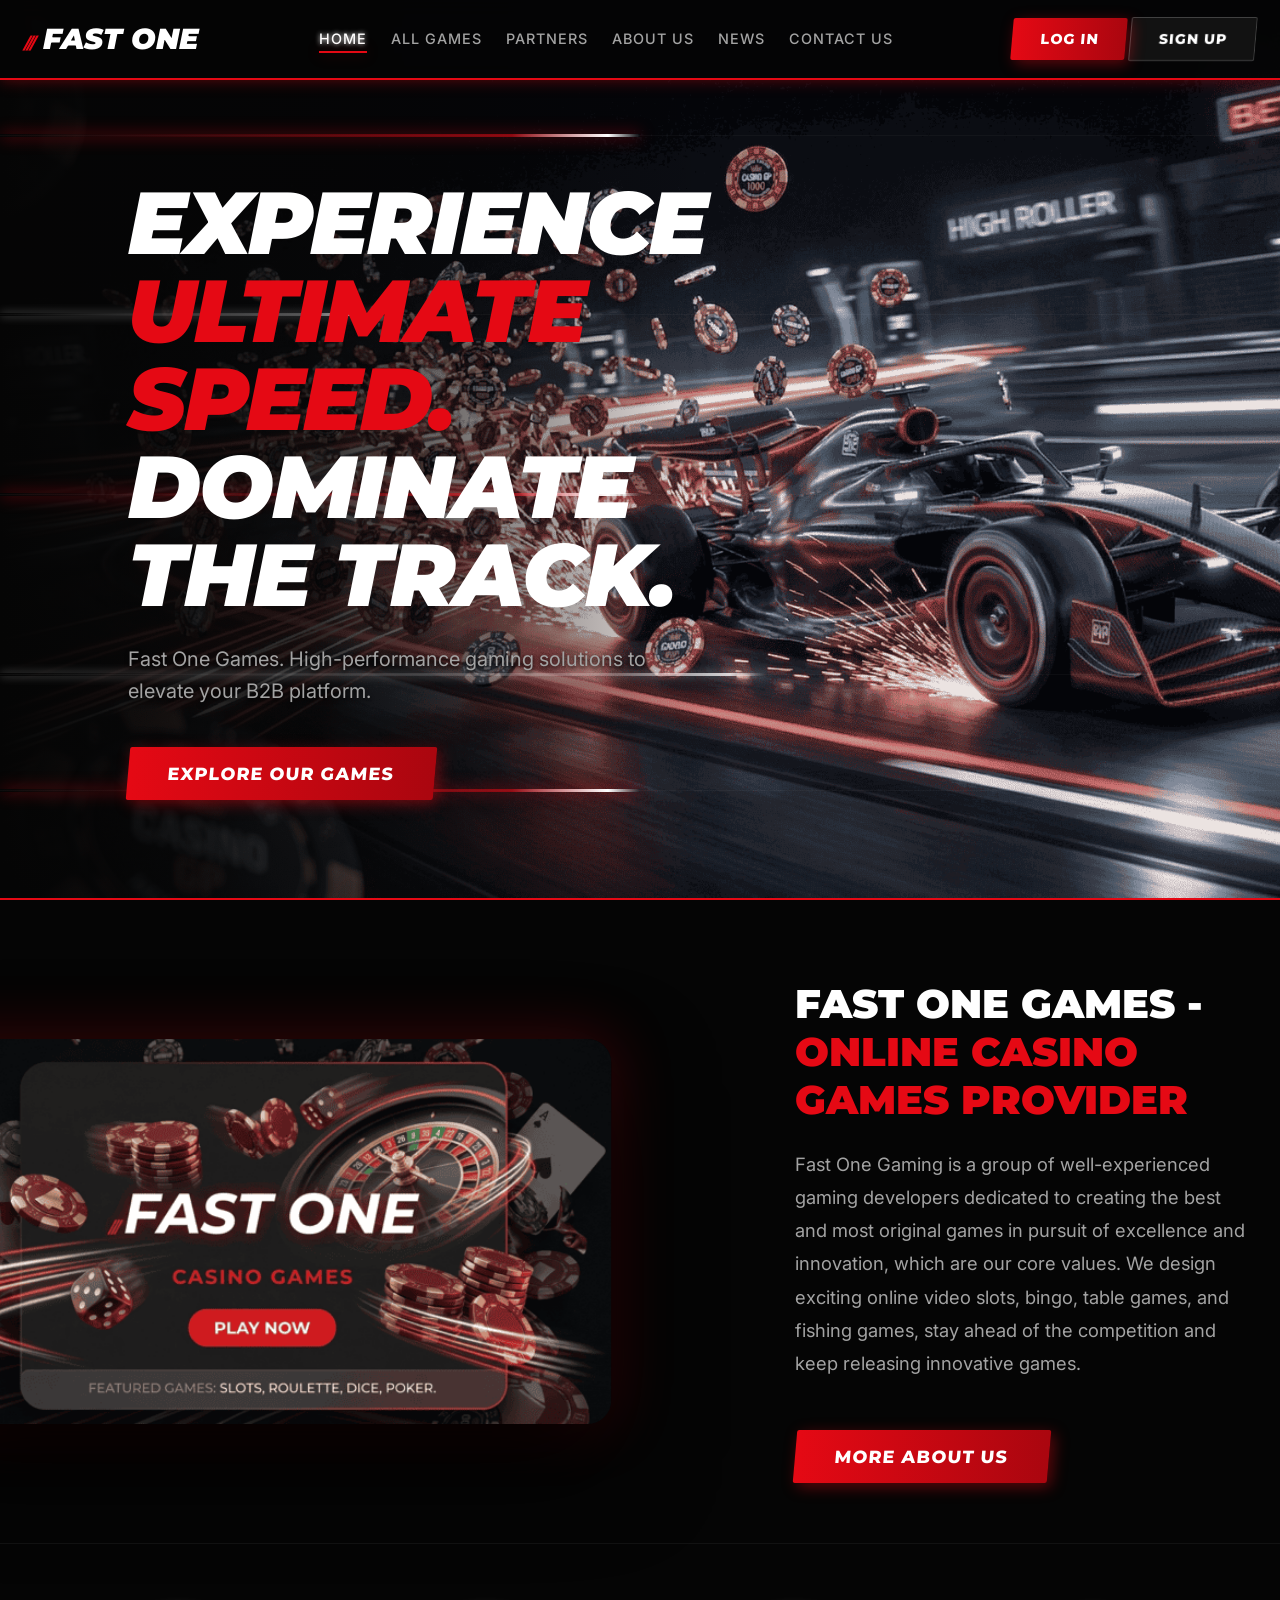
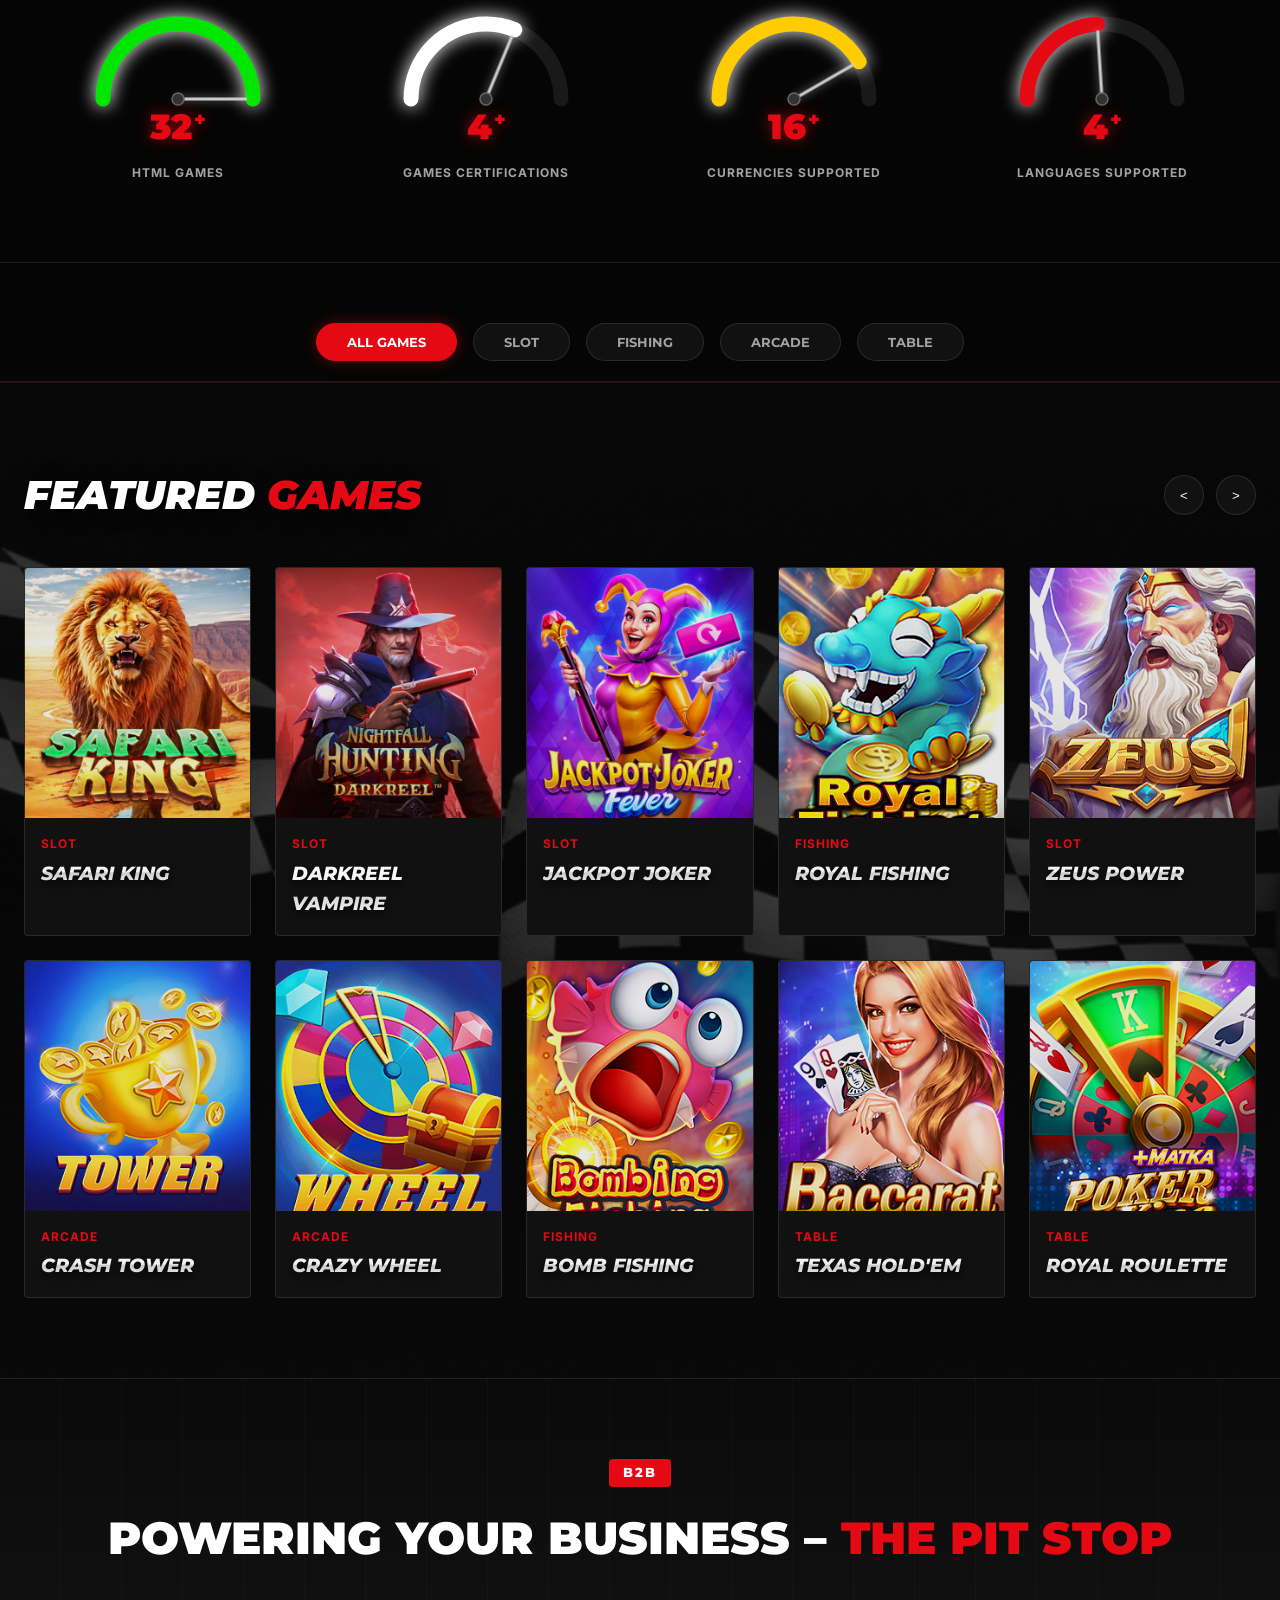
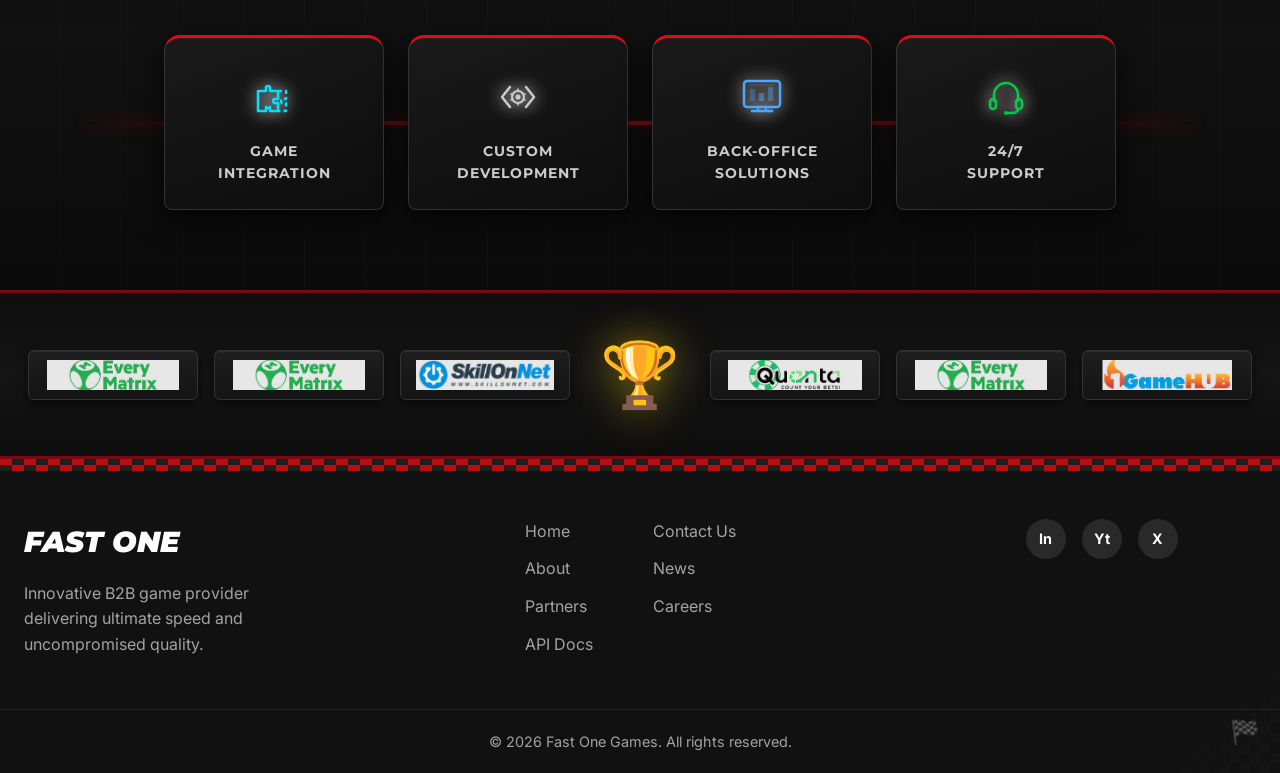
<file: index.html>
<!DOCTYPE html>
<html lang="en">
<head>
    <meta charset="UTF-8">
    <meta name="viewport" content="width=device-width, initial-scale=1.0">
    <title>FAST ONE | Premium B2B Gaming Platform</title>
    <!-- Fonts: Montserrat for Headings (Italics, Bold), Inter for body -->
    <link rel="preconnect" href="https://fonts.googleapis.com">
    <link rel="preconnect" href="https://fonts.gstatic.com" crossorigin>
    <link href="https://fonts.googleapis.com/css2?family=Montserrat:ital,wght@0,400;0,700;0,900;1,700;1,900&family=Inter:wght@400;500;600&display=swap" rel="stylesheet">
    <!-- Local Stylesheet -->
    <link rel="stylesheet" href="css/styles.css">
</head>
<body>
    <!-- Navigation Bar -->
    <nav class="navbar">
        <div class="nav-container">
            <div class="logo">
                <a href="index.html"><span class="speed-lines">///</span> <i>FAST ONE</i></a>
            </div>
            <ul class="nav-links">
                <li><a href="index.html" class="active">HOME</a></li>
                <li><a href="all-games.html">ALL GAMES</a></li>
                <li><a href="partners.html">PARTNERS</a></li>
                <li><a href="about.html">ABOUT US</a></li>
                <li><a href="news.html">NEWS</a></li>
                <li><a href="contact.html">CONTACT US</a></li>
            </ul>
            <div class="nav-actions">
                <button class="btn btn-primary">LOG IN</button>
                <button class="btn btn-secondary">SIGN UP</button>
            </div>
        </div>
    </nav>

    <!-- Hero Section -->
    <section class="hero">
        <div class="hero-bg"></div>
        <div class="tech-lines-container">
            <div class="guide-line"></div>
            <div class="guide-line"></div>
            <div class="guide-line"></div>
            <div class="guide-line"></div>
            <div class="guide-line"></div>
        </div>
        <div class="hero-content">
            <h1 class="hero-title">
                EXPERIENCE <span class="text-accent">ULTIMATE SPEED.</span><br>
                DOMINATE <span>THE TRACK.</span>
            </h1>
            <p class="hero-subtitle">Fast One Games. High-performance gaming solutions to elevate your B2B platform.</p>
            <div class="hero-actions">
                <button class="btn btn-primary btn-large">EXPLORE OUR GAMES</button>
            </div>
        </div>
    </section>

    <!-- Provider Introduction Section -->
    <section class="provider-intro">
        <div class="container intro-container">
            <div class="intro-image">
                <img src="img/FASTONE.png" alt="FAST ONE Casino Games" class="intro-img" />
            </div>
            <div class="intro-text">
                <h2 class="section-title">FAST ONE GAMES - <span class="text-accent">ONLINE CASINO GAMES PROVIDER</span></h2>
                <p>Fast One Gaming is a group of well-experienced gaming developers dedicated to creating the best and most original games in pursuit of excellence and innovation, which are our core values. We design exciting online video slots, bingo, table games, and fishing games, stay ahead of the competition and keep releasing innovative games.</p>
                <button class="btn btn-primary btn-large" style="margin-top:20px;">More About Us</button>
            </div>
        </div>
        
        <div class="container stats-container">
            <div class="gauge-item" data-target="100" data-max="100" data-color="#00e600">
                <svg class="gauge-svg" viewBox="0 0 120 75">
                    <path class="gauge-bg" d="M10,70 A50,50 0 0,1 110,70" />
                    <path class="gauge-fill" d="M10,70 A50,50 0 0,1 110,70" />
                    <line class="gauge-needle" x1="60" y1="70" x2="60" y2="25" />
                    <circle cx="60" cy="70" r="4" fill="#333" stroke="#666" stroke-width="1"/>
                </svg>
                <div class="gauge-value text-accent">0<span>+</span></div>
                <p class="gauge-label">HTML GAMES</p>
            </div>
            <div class="gauge-item" data-target="10" data-max="16" data-color="#ffffff">
                <svg class="gauge-svg" viewBox="0 0 120 75">
                    <path class="gauge-bg" d="M10,70 A50,50 0 0,1 110,70" />
                    <path class="gauge-fill" d="M10,70 A50,50 0 0,1 110,70" />
                    <line class="gauge-needle" x1="60" y1="70" x2="60" y2="25" />
                    <circle cx="60" cy="70" r="4" fill="#333" stroke="#666" stroke-width="1"/>
                </svg>
                <div class="gauge-value text-accent">0<span>+</span></div>
                <p class="gauge-label">GAMES CERTIFICATIONS</p>
            </div>
            <div class="gauge-item" data-target="50" data-max="60" data-color="#ffcc00">
                <svg class="gauge-svg" viewBox="0 0 120 75">
                    <path class="gauge-bg" d="M10,70 A50,50 0 0,1 110,70" />
                    <path class="gauge-fill" d="M10,70 A50,50 0 0,1 110,70" />
                    <line class="gauge-needle" x1="60" y1="70" x2="60" y2="25" />
                    <circle cx="60" cy="70" r="4" fill="#333" stroke="#666" stroke-width="1"/>
                </svg>
                <div class="gauge-value text-accent">0<span>+</span></div>
                <p class="gauge-label">CURRENCIES SUPPORTED</p>
            </div>
            <div class="gauge-item" data-target="12" data-max="25" data-color="#e50914">
                <svg class="gauge-svg" viewBox="0 0 120 75">
                    <path class="gauge-bg" d="M10,70 A50,50 0 0,1 110,70" />
                    <path class="gauge-fill" d="M10,70 A50,50 0 0,1 110,70" />
                    <line class="gauge-needle" x1="60" y1="70" x2="60" y2="25" />
                    <circle cx="60" cy="70" r="4" fill="#333" stroke="#666" stroke-width="1"/>
                </svg>
                <div class="gauge-value text-accent">0<span>+</span></div>
                <p class="gauge-label">LANGUAGES SUPPORTED</p>
            </div>
        </div>
    </section>
    </section>

    <!-- Game Categories / Filters -->
    <section class="game-categories">
        <div class="container">
            <div class="filter-tabs">
                <button class="tab active" data-filter="all">ALL GAMES</button>
                <button class="tab" data-filter="slot">SLOT</button>
                <button class="tab" data-filter="fishing">FISHING</button>
                <button class="tab" data-filter="arcade">ARCADE</button>
                <button class="tab" data-filter="table">TABLE</button>
            </div>
        </div>
    </section>

    <!-- Featured Games Section -->
    <section class="featured-games">
        <div class="container">
            <div class="section-header">
                <h2>FEATURED <span class="text-accent">GAMES</span></h2>
                <div class="slider-controls">
                    <button class="slider-btn prev-btn">&lt;</button>
                    <button class="slider-btn next-btn">&gt;</button>
                </div>
            </div>

            <div class="games-grid" id="gamesGrid">
                <!-- Game Cards will be generated by JS -->
            </div>
        </div>
    </section>

    <!-- B2B Section - The Pit Stop -->
    <section class="b2b-section">
        <div class="container text-center">
            <h3 class="b2b-label">B2B</h3>
            <h2 class="b2b-title">POWERING YOUR BUSINESS – <span class="text-accent">THE PIT STOP</span></h2>
            <div class="pit-grid">
                <div class="pit-card">
                    <div class="pit-icon">
                        <!-- Game Integration: puzzle pieces connecting -->
                        <svg width="48" height="48" viewBox="0 0 48 48" fill="none">
                            <path d="M8 18H16V14C16 14 18 12 20 14V18H28V26H24C24 26 22 28 24 30H28V38H20V34C20 34 18 36 16 34V38H8V18Z" stroke="#00e0ff" stroke-width="2.5" stroke-linejoin="round"/>
                            <path d="M28 18H36V26H32C32 26 30 28 32 30H36V38H28" stroke="#00e0ff" stroke-width="2.5" stroke-linejoin="round" stroke-dasharray="4 3"/>
                        </svg>
                    </div>
                    <h4>GAME<br>INTEGRATION</h4>
                </div>
                <div class="pit-card">
                    <div class="pit-icon">
                        <!-- Custom Development: code brackets with gear -->
                        <svg width="48" height="48" viewBox="0 0 48 48" fill="none">
                            <path d="M16 14L8 24L16 34" stroke="#ccc" stroke-width="2.5" stroke-linecap="round" stroke-linejoin="round"/>
                            <path d="M32 14L40 24L32 34" stroke="#ccc" stroke-width="2.5" stroke-linecap="round" stroke-linejoin="round"/>
                            <circle cx="24" cy="24" r="6" stroke="#ccc" stroke-width="2"/>
                            <circle cx="24" cy="24" r="2.5" fill="#ccc"/>
                            <path d="M24 16V18M24 30V32M17 21L19 22M29 26L31 27M17 27L19 26M29 22L31 21" stroke="#ccc" stroke-width="1.5" stroke-linecap="round"/>
                        </svg>
                    </div>
                    <h4>CUSTOM<br>DEVELOPMENT</h4>
                </div>
                <div class="pit-card">
                    <div class="pit-icon">
                        <!-- Back-Office Solutions: dashboard/analytics screen -->
                        <svg width="48" height="48" viewBox="0 0 48 48" fill="none">
                            <rect x="6" y="8" width="36" height="26" rx="3" stroke="#4da6ff" stroke-width="2.5"/>
                            <path d="M14 38H34" stroke="#4da6ff" stroke-width="2.5" stroke-linecap="round"/>
                            <path d="M20 34V38M28 34V38" stroke="#4da6ff" stroke-width="2"/>
                            <rect x="12" y="16" width="5" height="12" rx="1" fill="#4da6ff" opacity="0.3"/>
                            <rect x="21" y="20" width="5" height="8" rx="1" fill="#4da6ff" opacity="0.5"/>
                            <rect x="30" y="14" width="5" height="14" rx="1" fill="#4da6ff" opacity="0.4"/>
                            <path d="M12 12H36" stroke="#4da6ff" stroke-width="1" opacity="0.3"/>
                        </svg>
                    </div>
                    <h4>BACK-OFFICE<br>SOLUTIONS</h4>
                </div>
                <div class="pit-card">
                    <div class="pit-icon">
                        <!-- 24/7 Support: headset icon -->
                        <svg width="48" height="48" viewBox="0 0 48 48" fill="none">
                            <path d="M12 28V22C12 15.373 17.373 10 24 10C30.627 10 36 15.373 36 22V28" stroke="#00cc44" stroke-width="2.5" stroke-linecap="round"/>
                            <rect x="8" y="26" width="6" height="10" rx="3" stroke="#00cc44" stroke-width="2.5"/>
                            <rect x="34" y="26" width="6" height="10" rx="3" stroke="#00cc44" stroke-width="2.5"/>
                            <path d="M36 36C36 36 36 40 30 40H26" stroke="#00cc44" stroke-width="2.5" stroke-linecap="round"/>
                            <circle cx="24" cy="40" r="2" fill="#00cc44"/>
                        </svg>
                    </div>
                    <h4>24/7<br>SUPPORT</h4>
                </div>
            </div>
        </div>
    </section>

    <!-- Partners Flip Board Section -->
    <section class="partners-podium">
        <div class="podium-track">
            <div class="flip-slots left-slots">
                <div class="flip-slot" data-index="0"><span class="flip-text"></span></div>
                <div class="flip-slot" data-index="1"><span class="flip-text"></span></div>
                <div class="flip-slot" data-index="2"><span class="flip-text"></span></div>
            </div>
            <div class="podium-trophy">🏆</div>
            <div class="flip-slots right-slots">
                <div class="flip-slot" data-index="3"><span class="flip-text"></span></div>
                <div class="flip-slot" data-index="4"><span class="flip-text"></span></div>
                <div class="flip-slot" data-index="5"><span class="flip-text"></span></div>
            </div>
        </div>
    </section>

    <!-- Footer -->
    <footer class="footer">
        <div class="container footer-content">
            <div class="footer-brand">
                <div class="logo"><i>FAST ONE</i></div>
                <p>Innovative B2B game provider delivering ultimate speed and uncompromised quality.</p>
            </div>
            <div class="footer-links">
                <ul>
                    <li><a href="#">Home</a></li>
                    <li><a href="#">About</a></li>
                    <li><a href="#">Partners</a></li>
                    <li><a href="#">API Docs</a></li>
                </ul>
                <ul>
                    <li><a href="#">Contact Us</a></li>
                    <li><a href="#">News</a></li>
                    <li><a href="#">Careers</a></li>
                </ul>
            </div>
            <div class="footer-social">
                <div class="social-icons">
                    <a href="#" class="icon-placeholder">In</a>
                    <a href="#" class="icon-placeholder">Yt</a>
                    <a href="#" class="icon-placeholder">X</a>
                </div>
            </div>
        </div>
        <div class="footer-bottom">
            <p>&copy; 2026 Fast One Games. All rights reserved.</p>
        </div>
    </footer>

    <script src="js/app.js"></script>
</body>
</html>
</file>
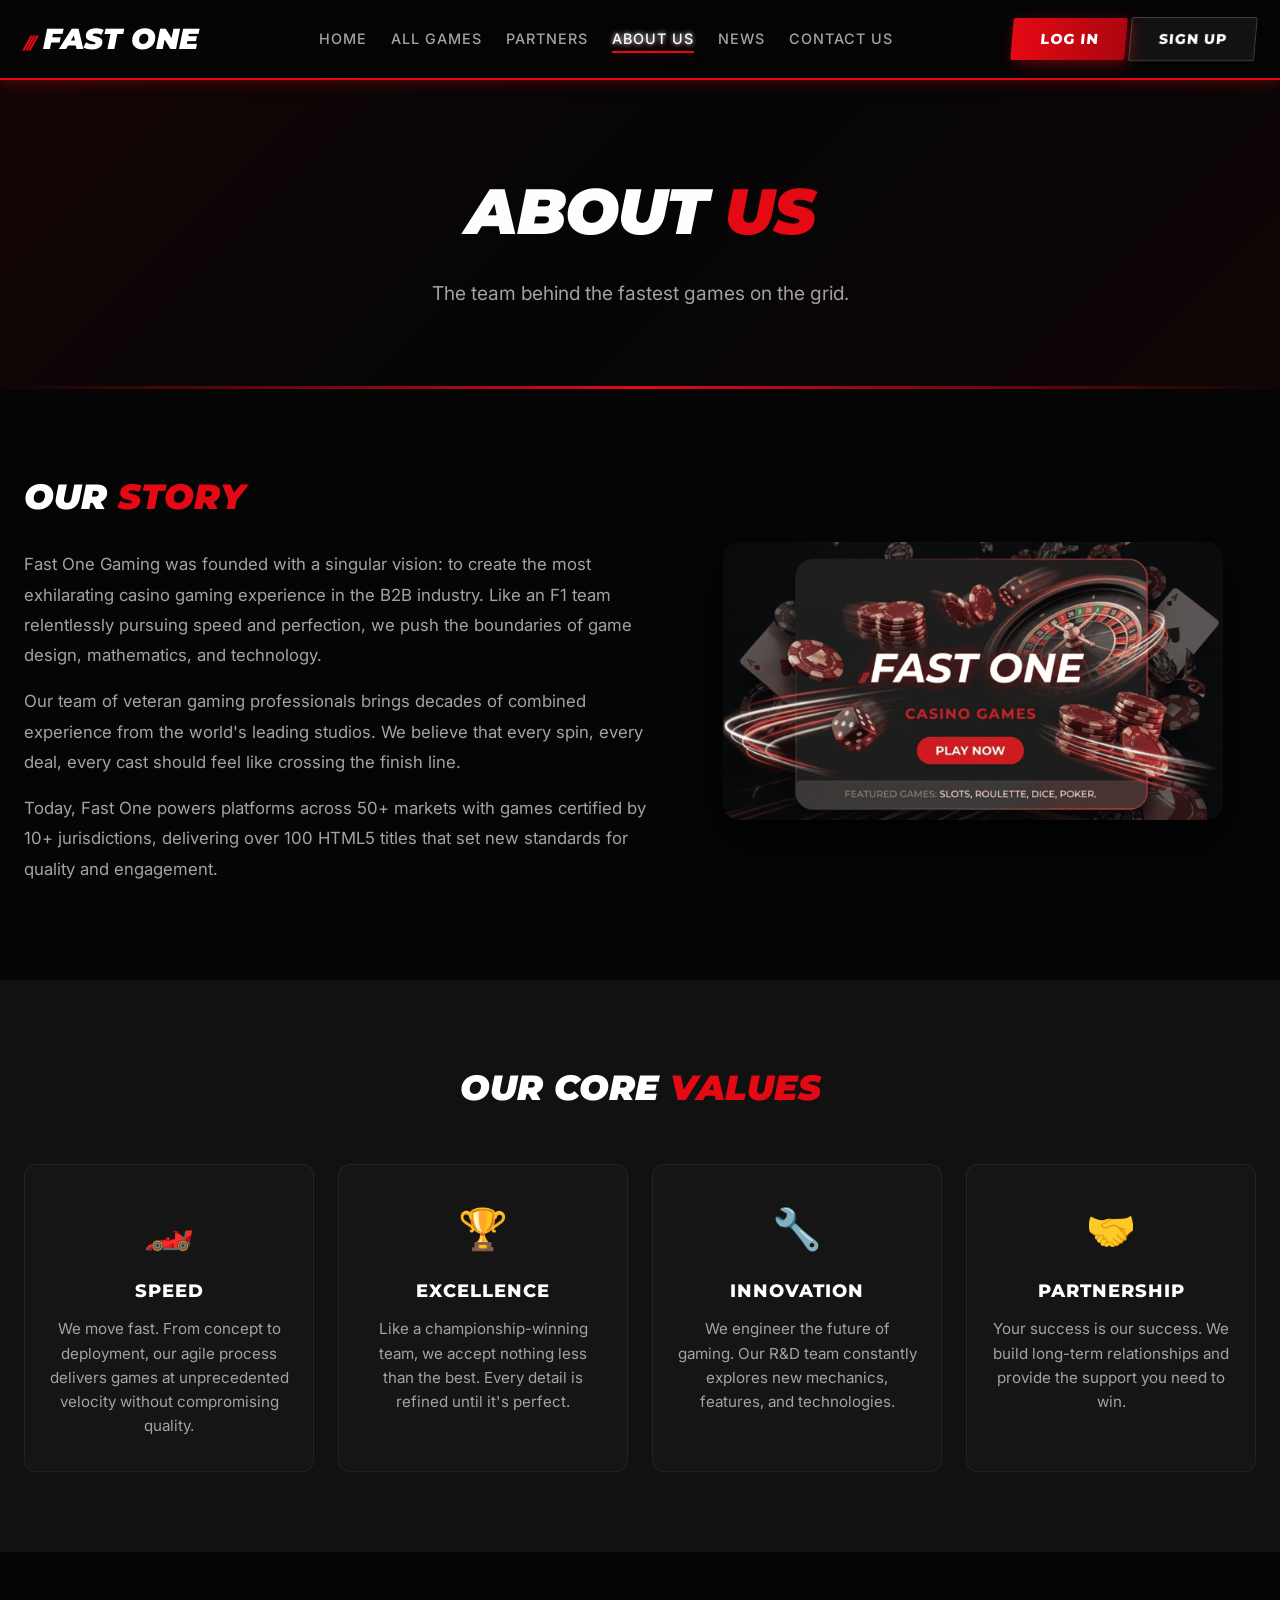
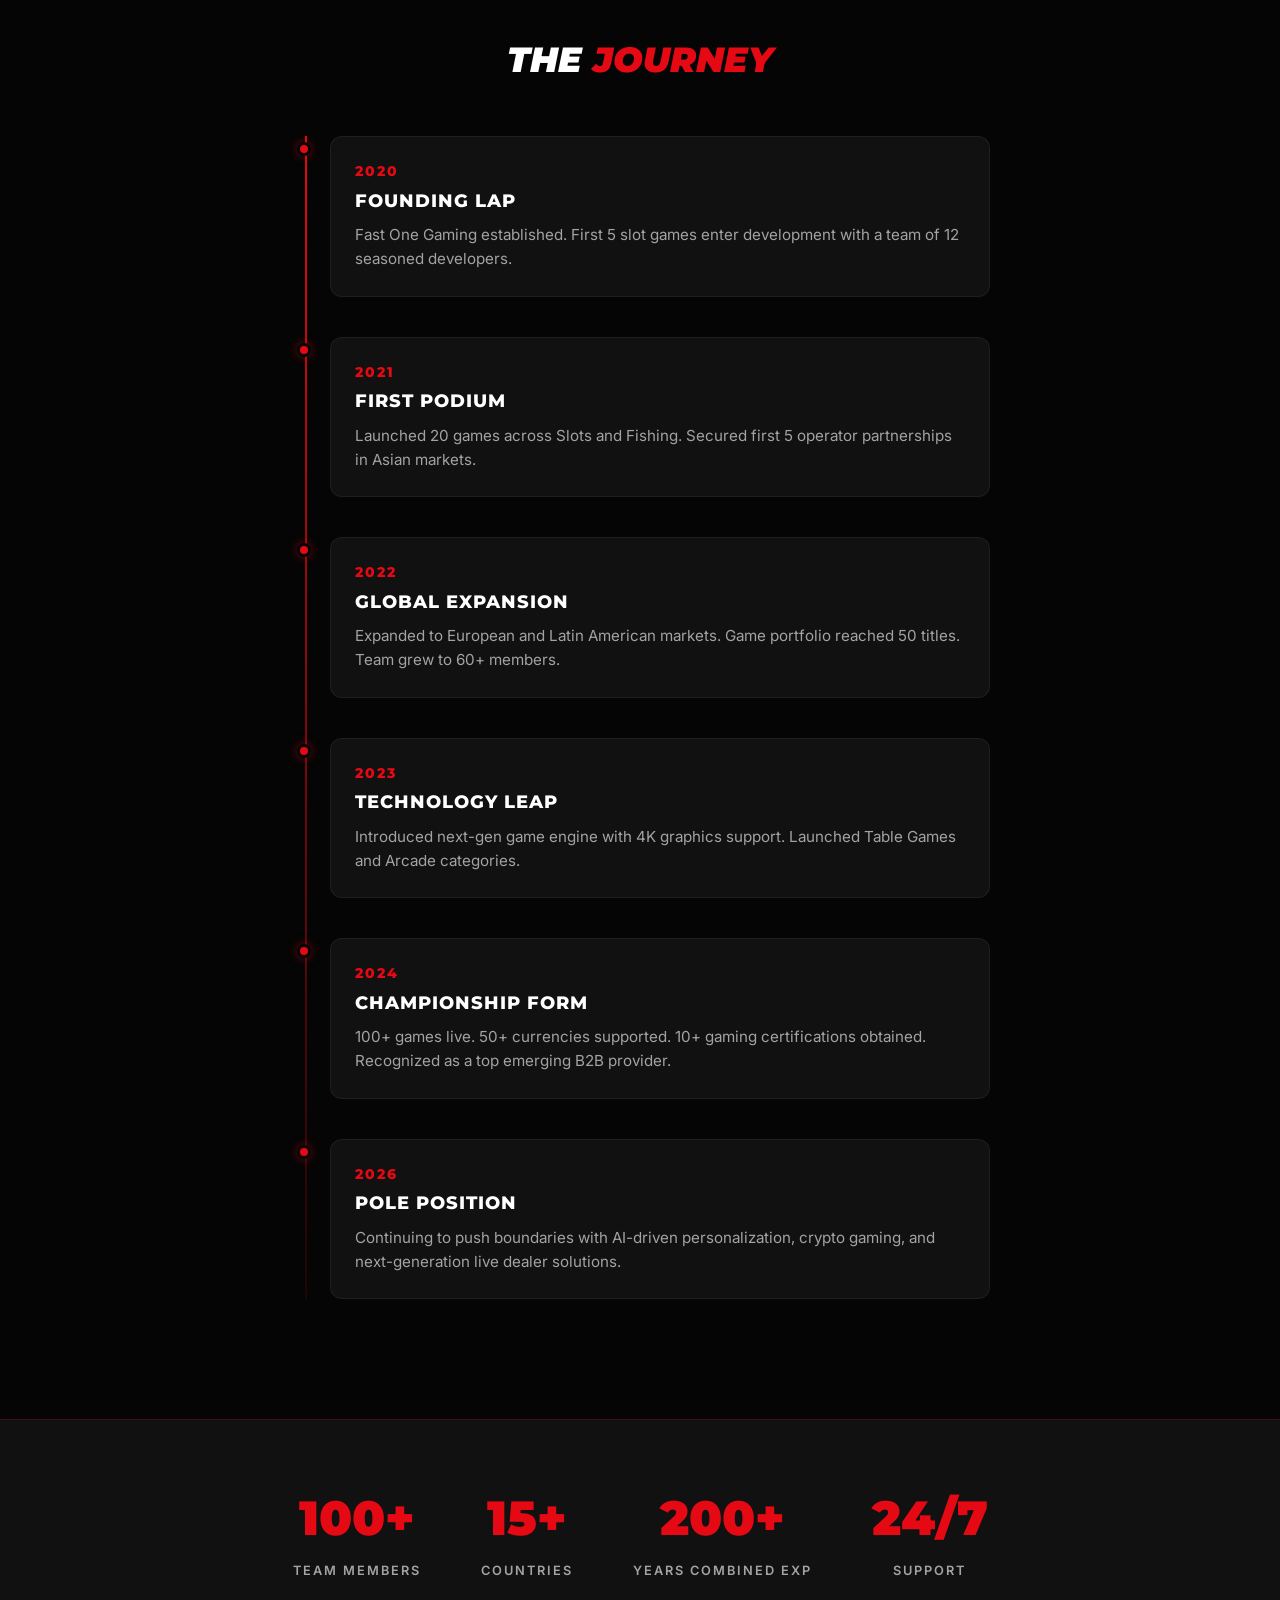
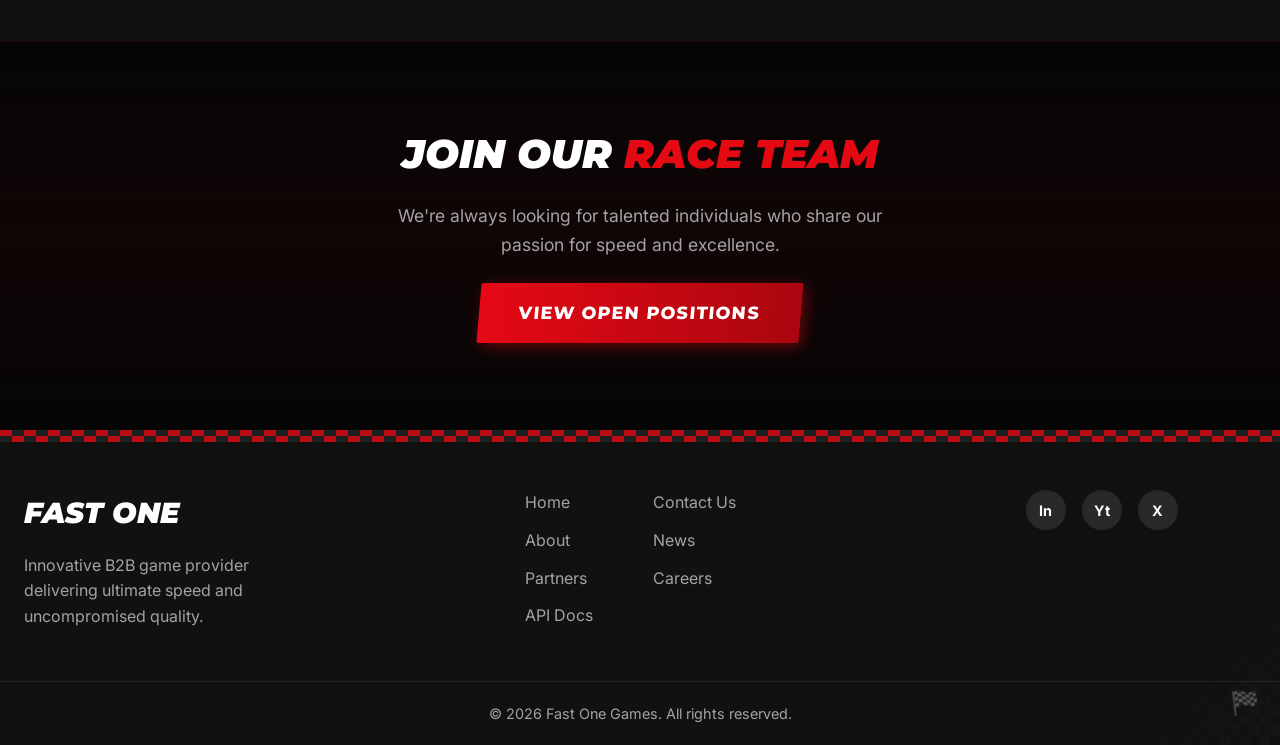
<file: about.html>
<!DOCTYPE html>
<html lang="en">
<head>
    <meta charset="UTF-8">
    <meta name="viewport" content="width=device-width, initial-scale=1.0">
    <title>ABOUT US | FAST ONE Gaming Platform</title>
    <meta name="description" content="Learn about Fast One Gaming — our story, values, and the team driving innovation in B2B casino gaming.">
    <link rel="preconnect" href="https://fonts.googleapis.com">
    <link rel="preconnect" href="https://fonts.gstatic.com" crossorigin>
    <link href="https://fonts.googleapis.com/css2?family=Montserrat:ital,wght@0,400;0,700;0,900;1,700;1,900&family=Inter:wght@400;500;600&display=swap" rel="stylesheet">
    <link rel="stylesheet" href="css/styles.css">
</head>
<body>
    <!-- Navigation Bar -->
    <nav class="navbar">
        <div class="nav-container">
            <div class="logo"><a href="index.html"><span class="speed-lines">///</span> <i>FAST ONE</i></a></div>
            <ul class="nav-links">
                <li><a href="index.html">HOME</a></li>
                <li><a href="all-games.html">ALL GAMES</a></li>
                <li><a href="partners.html">PARTNERS</a></li>
                <li><a href="about.html" class="active">ABOUT US</a></li>
                <li><a href="news.html">NEWS</a></li>
                <li><a href="contact.html">CONTACT US</a></li>
            </ul>
            <div class="nav-actions">
                <button class="btn btn-primary">LOG IN</button>
                <button class="btn btn-secondary">SIGN UP</button>
            </div>
        </div>
    </nav>

    <!-- Page Hero -->
    <section class="page-hero">
        <div class="page-hero-bg"></div>
        <div class="container">
            <h1 class="page-hero-title">ABOUT <span class="text-accent">US</span></h1>
            <p class="page-hero-subtitle">The team behind the fastest games on the grid.</p>
        </div>
    </section>

    <!-- Our Story -->
    <section class="about-story">
        <div class="container">
            <div class="story-grid">
                <div class="story-content">
                    <h2 class="section-title">OUR <span class="text-accent">STORY</span></h2>
                    <p>Fast One Gaming was founded with a singular vision: to create the most exhilarating casino gaming experience in the B2B industry. Like an F1 team relentlessly pursuing speed and perfection, we push the boundaries of game design, mathematics, and technology.</p>
                    <p>Our team of veteran gaming professionals brings decades of combined experience from the world's leading studios. We believe that every spin, every deal, every cast should feel like crossing the finish line.</p>
                    <p>Today, Fast One powers platforms across 50+ markets with games certified by 10+ jurisdictions, delivering over 100 HTML5 titles that set new standards for quality and engagement.</p>
                </div>
                <div class="story-image">
                    <img src="img/FASTONE.png" alt="Fast One Gaming" class="story-img">
                </div>
            </div>
        </div>
    </section>

    <!-- Core Values -->
    <section class="values-section">
        <div class="container">
            <h2 class="section-title-center">OUR CORE <span class="text-accent">VALUES</span></h2>
            <div class="values-grid">
                <div class="value-card">
                    <div class="value-icon">🏎️</div>
                    <h3>SPEED</h3>
                    <p>We move fast. From concept to deployment, our agile process delivers games at unprecedented velocity without compromising quality.</p>
                </div>
                <div class="value-card">
                    <div class="value-icon">🏆</div>
                    <h3>EXCELLENCE</h3>
                    <p>Like a championship-winning team, we accept nothing less than the best. Every detail is refined until it's perfect.</p>
                </div>
                <div class="value-card">
                    <div class="value-icon">🔧</div>
                    <h3>INNOVATION</h3>
                    <p>We engineer the future of gaming. Our R&D team constantly explores new mechanics, features, and technologies.</p>
                </div>
                <div class="value-card">
                    <div class="value-icon">🤝</div>
                    <h3>PARTNERSHIP</h3>
                    <p>Your success is our success. We build long-term relationships and provide the support you need to win.</p>
                </div>
            </div>
        </div>
    </section>

    <!-- Timeline / Milestones -->
    <section class="timeline-section">
        <div class="container">
            <h2 class="section-title-center">THE <span class="text-accent">JOURNEY</span></h2>
            <div class="timeline">
                <div class="timeline-item">
                    <div class="timeline-marker"></div>
                    <div class="timeline-content">
                        <div class="timeline-year">2020</div>
                        <h3>FOUNDING LAP</h3>
                        <p>Fast One Gaming established. First 5 slot games enter development with a team of 12 seasoned developers.</p>
                    </div>
                </div>
                <div class="timeline-item">
                    <div class="timeline-marker"></div>
                    <div class="timeline-content">
                        <div class="timeline-year">2021</div>
                        <h3>FIRST PODIUM</h3>
                        <p>Launched 20 games across Slots and Fishing. Secured first 5 operator partnerships in Asian markets.</p>
                    </div>
                </div>
                <div class="timeline-item">
                    <div class="timeline-marker"></div>
                    <div class="timeline-content">
                        <div class="timeline-year">2022</div>
                        <h3>GLOBAL EXPANSION</h3>
                        <p>Expanded to European and Latin American markets. Game portfolio reached 50 titles. Team grew to 60+ members.</p>
                    </div>
                </div>
                <div class="timeline-item">
                    <div class="timeline-marker"></div>
                    <div class="timeline-content">
                        <div class="timeline-year">2023</div>
                        <h3>TECHNOLOGY LEAP</h3>
                        <p>Introduced next-gen game engine with 4K graphics support. Launched Table Games and Arcade categories.</p>
                    </div>
                </div>
                <div class="timeline-item">
                    <div class="timeline-marker"></div>
                    <div class="timeline-content">
                        <div class="timeline-year">2024</div>
                        <h3>CHAMPIONSHIP FORM</h3>
                        <p>100+ games live. 50+ currencies supported. 10+ gaming certifications obtained. Recognized as a top emerging B2B provider.</p>
                    </div>
                </div>
                <div class="timeline-item">
                    <div class="timeline-marker"></div>
                    <div class="timeline-content">
                        <div class="timeline-year">2026</div>
                        <h3>POLE POSITION</h3>
                        <p>Continuing to push boundaries with AI-driven personalization, crypto gaming, and next-generation live dealer solutions.</p>
                    </div>
                </div>
            </div>
        </div>
    </section>

    <!-- Team Stats -->
    <section class="team-stats-section">
        <div class="container">
            <div class="team-stats-grid">
                <div class="team-stat"><div class="team-stat-num">100+</div><div class="team-stat-label">TEAM MEMBERS</div></div>
                <div class="team-stat"><div class="team-stat-num">15+</div><div class="team-stat-label">COUNTRIES</div></div>
                <div class="team-stat"><div class="team-stat-num">200+</div><div class="team-stat-label">YEARS COMBINED EXP</div></div>
                <div class="team-stat"><div class="team-stat-num">24/7</div><div class="team-stat-label">SUPPORT</div></div>
            </div>
        </div>
    </section>

    <!-- CTA -->
    <section class="cta-section">
        <div class="container text-center">
            <h2>JOIN OUR <span class="text-accent">RACE TEAM</span></h2>
            <p>We're always looking for talented individuals who share our passion for speed and excellence.</p>
            <a href="contact.html" class="btn btn-primary btn-large" style="margin-top:24px;">VIEW OPEN POSITIONS</a>
        </div>
    </section>

    <!-- Footer -->
    <footer class="footer">
        <div class="container footer-content">
            <div class="footer-brand">
                <div class="logo"><a href="index.html"><i>FAST ONE</i></a></div>
                <p>Innovative B2B game provider delivering ultimate speed and uncompromised quality.</p>
            </div>
            <div class="footer-links">
                <ul><li><a href="index.html">Home</a></li><li><a href="about.html">About</a></li><li><a href="partners.html">Partners</a></li><li><a href="contact.html">API Docs</a></li></ul>
                <ul><li><a href="contact.html">Contact Us</a></li><li><a href="news.html">News</a></li><li><a href="#">Careers</a></li></ul>
            </div>
            <div class="footer-social"><div class="social-icons"><a href="#" class="icon-placeholder">In</a><a href="#" class="icon-placeholder">Yt</a><a href="#" class="icon-placeholder">X</a></div></div>
        </div>
        <div class="footer-bottom"><p>&copy; 2026 Fast One Games. All rights reserved.</p></div>
    </footer>

    <script>
    document.addEventListener('DOMContentLoaded', () => {
        const navbar = document.querySelector('.navbar');
        window.addEventListener('scroll', () => {
            navbar.style.background = window.scrollY > 50 ? 'rgba(5,5,5,0.95)' : 'rgba(5,5,5,0.85)';
            navbar.style.borderBottom = window.scrollY > 50 ? '2px solid rgba(229,9,20,0.8)' : '2px solid var(--accent-red)';
        });

        // Animate timeline items on scroll
        const timelineItems = document.querySelectorAll('.timeline-item');
        const observer = new IntersectionObserver((entries) => {
            entries.forEach(entry => {
                if (entry.isIntersecting) {
                    entry.target.classList.add('visible');
                }
            });
        }, { threshold: 0.3 });
        timelineItems.forEach(item => observer.observe(item));
    });
    </script>
</body>
</html>
</file>
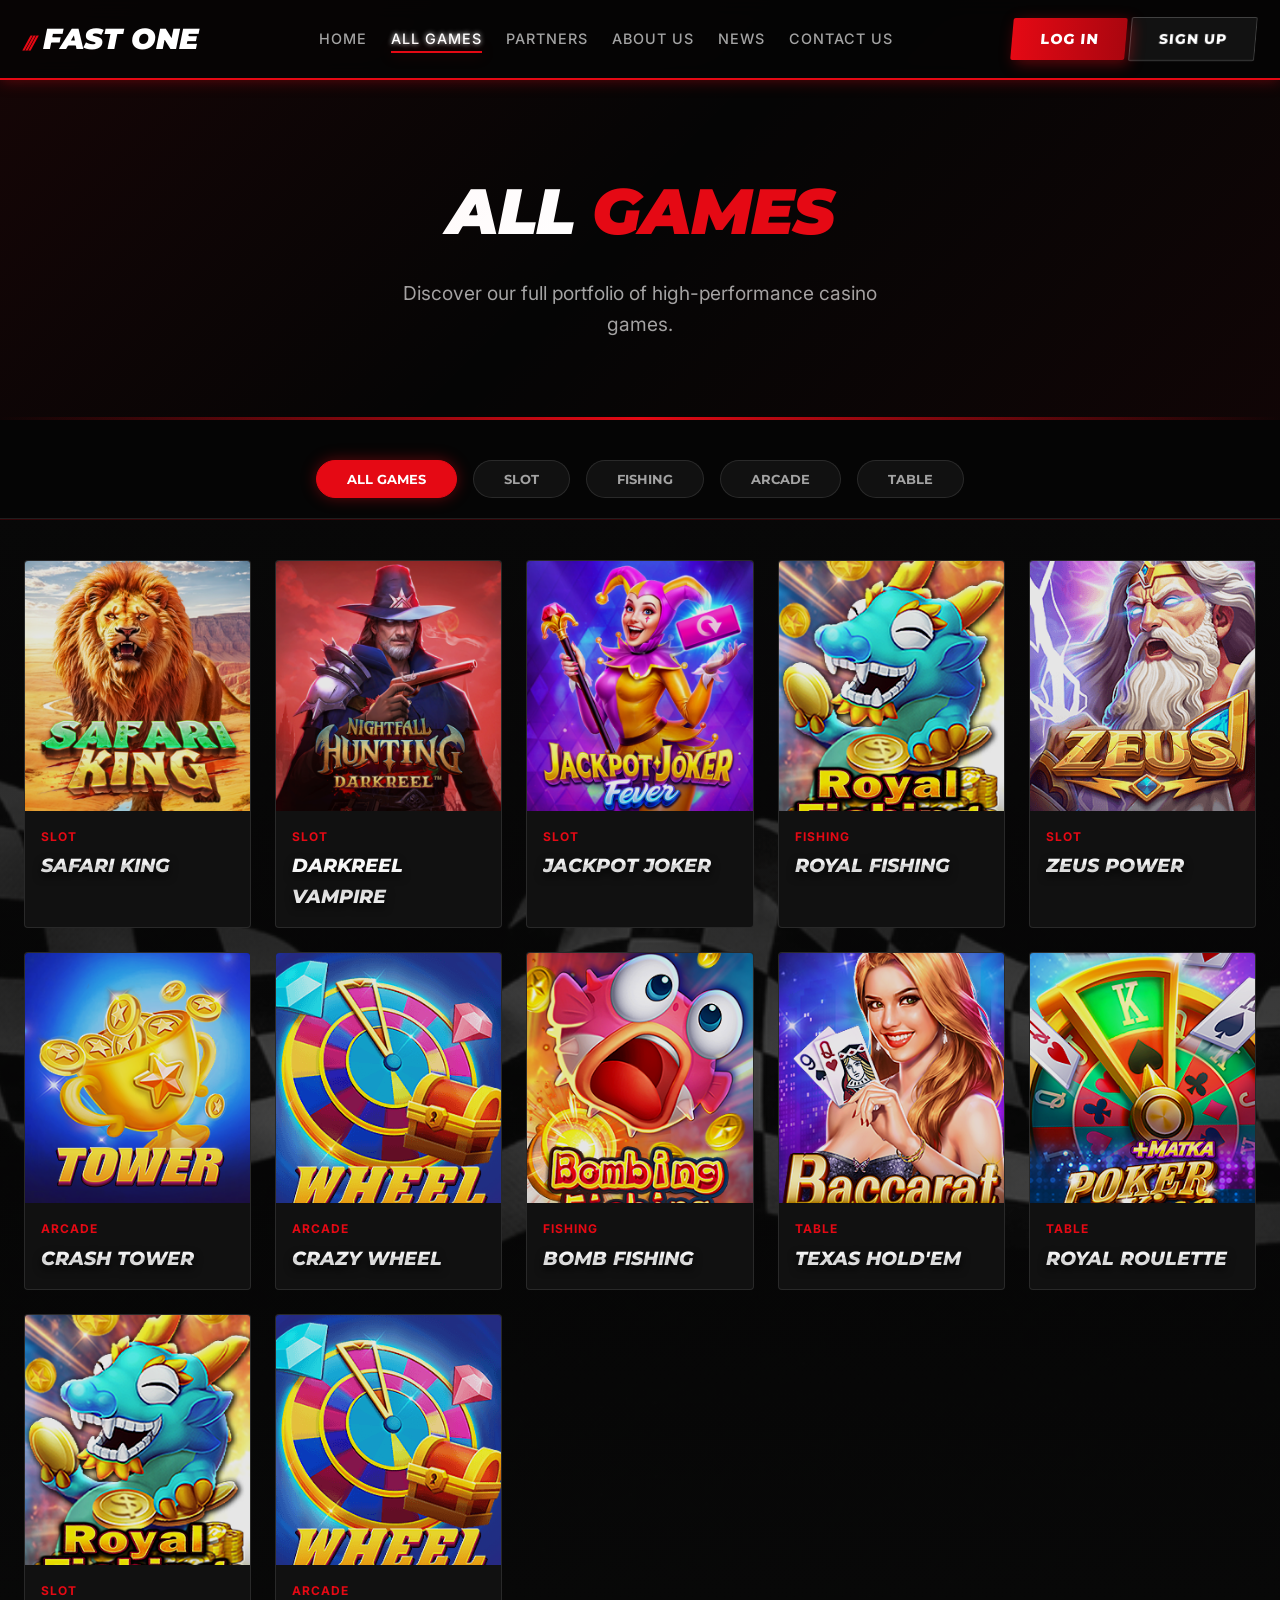
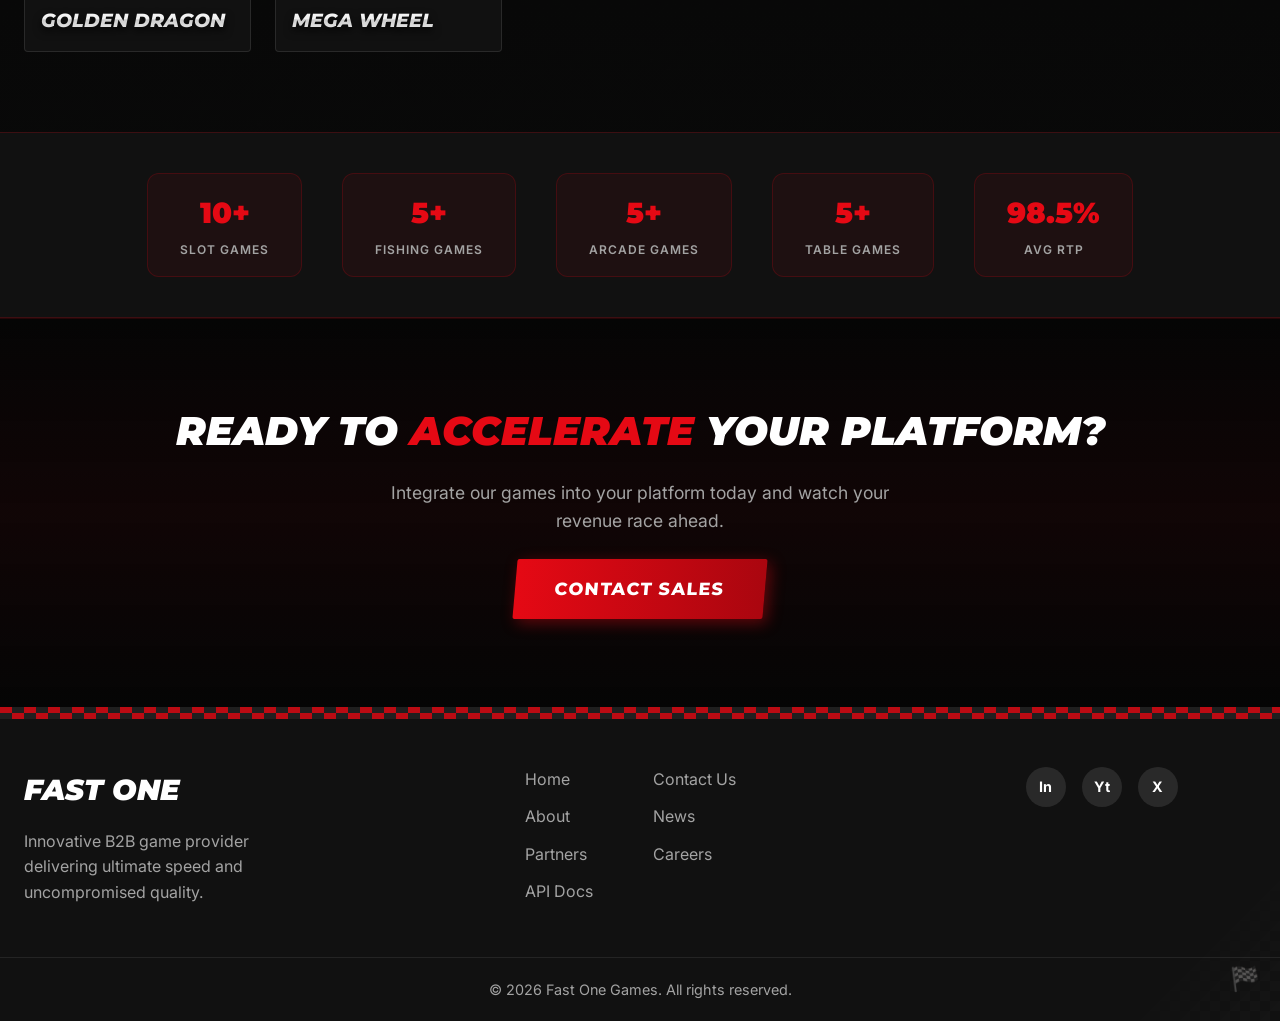
<file: all-games.html>
<!DOCTYPE html>
<html lang="en">
<head>
    <meta charset="UTF-8">
    <meta name="viewport" content="width=device-width, initial-scale=1.0">
    <title>ALL GAMES | FAST ONE Gaming Platform</title>
    <meta name="description" content="Explore our full collection of premium casino games — Slots, Fishing, Arcade, and Table games by Fast One Gaming.">
    <link rel="preconnect" href="https://fonts.googleapis.com">
    <link rel="preconnect" href="https://fonts.gstatic.com" crossorigin>
    <link href="https://fonts.googleapis.com/css2?family=Montserrat:ital,wght@0,400;0,700;0,900;1,700;1,900&family=Inter:wght@400;500;600&display=swap" rel="stylesheet">
    <link rel="stylesheet" href="css/styles.css">
</head>
<body>
    <!-- Navigation Bar -->
    <nav class="navbar">
        <div class="nav-container">
            <div class="logo"><a href="index.html"><span class="speed-lines">///</span> <i>FAST ONE</i></a></div>
            <ul class="nav-links">
                <li><a href="index.html">HOME</a></li>
                <li><a href="all-games.html" class="active">ALL GAMES</a></li>
                <li><a href="partners.html">PARTNERS</a></li>
                <li><a href="about.html">ABOUT US</a></li>
                <li><a href="news.html">NEWS</a></li>
                <li><a href="contact.html">CONTACT US</a></li>
            </ul>
            <div class="nav-actions">
                <button class="btn btn-primary">LOG IN</button>
                <button class="btn btn-secondary">SIGN UP</button>
            </div>
        </div>
    </nav>

    <!-- Page Hero Banner -->
    <section class="page-hero">
        <div class="page-hero-bg"></div>
        <div class="container">
            <h1 class="page-hero-title">ALL <span class="text-accent">GAMES</span></h1>
            <p class="page-hero-subtitle">Discover our full portfolio of high-performance casino games.</p>
        </div>
    </section>

    <!-- Game Filter & Search -->
    <section class="game-categories" style="padding-top:40px;">
        <div class="container">
            <div class="filter-tabs" id="filterTabs">
                <button class="tab active" data-filter="all">ALL GAMES</button>
                <button class="tab" data-filter="slot">SLOT</button>
                <button class="tab" data-filter="fishing">FISHING</button>
                <button class="tab" data-filter="arcade">ARCADE</button>
                <button class="tab" data-filter="table">TABLE</button>
            </div>
        </div>
    </section>

    <!-- Full Games Grid -->
    <section class="featured-games" style="padding-top:40px;">
        <div class="container">
            <div class="games-grid" id="gamesGrid">
                <!-- Generated by JS -->
            </div>
        </div>
    </section>

    <!-- Game Stats Bar -->
    <section class="game-stats-bar">
        <div class="container">
            <div class="stats-row">
                <div class="stat-pill"><span class="stat-num">10+</span><span class="stat-label">SLOT GAMES</span></div>
                <div class="stat-pill"><span class="stat-num">5+</span><span class="stat-label">FISHING GAMES</span></div>
                <div class="stat-pill"><span class="stat-num">5+</span><span class="stat-label">ARCADE GAMES</span></div>
                <div class="stat-pill"><span class="stat-num">5+</span><span class="stat-label">TABLE GAMES</span></div>
                <div class="stat-pill"><span class="stat-num">98.5%</span><span class="stat-label">AVG RTP</span></div>
            </div>
        </div>
    </section>

    <!-- CTA Section -->
    <section class="cta-section">
        <div class="container text-center">
            <h2>READY TO <span class="text-accent">ACCELERATE</span> YOUR PLATFORM?</h2>
            <p>Integrate our games into your platform today and watch your revenue race ahead.</p>
            <a href="contact.html" class="btn btn-primary btn-large" style="margin-top:24px;">CONTACT SALES</a>
        </div>
    </section>

    <!-- Footer -->
    <footer class="footer">
        <div class="container footer-content">
            <div class="footer-brand">
                <div class="logo"><a href="index.html"><i>FAST ONE</i></a></div>
                <p>Innovative B2B game provider delivering ultimate speed and uncompromised quality.</p>
            </div>
            <div class="footer-links">
                <ul>
                    <li><a href="index.html">Home</a></li>
                    <li><a href="about.html">About</a></li>
                    <li><a href="partners.html">Partners</a></li>
                    <li><a href="contact.html">API Docs</a></li>
                </ul>
                <ul>
                    <li><a href="contact.html">Contact Us</a></li>
                    <li><a href="news.html">News</a></li>
                    <li><a href="#">Careers</a></li>
                </ul>
            </div>
            <div class="footer-social">
                <div class="social-icons">
                    <a href="#" class="icon-placeholder">In</a>
                    <a href="#" class="icon-placeholder">Yt</a>
                    <a href="#" class="icon-placeholder">X</a>
                </div>
            </div>
        </div>
        <div class="footer-bottom">
            <p>&copy; 2026 Fast One Games. All rights reserved.</p>
        </div>
    </footer>

    <script>
    document.addEventListener('DOMContentLoaded', () => {
        const games = [
            { id: 1, title: "SAFARI KING", category: "slot", image: "img/版本2-獅子.png" },
            { id: 2, title: "DARKREEL VAMPIRE", category: "slot", image: "img/版本2-吸血鬼.png" },
            { id: 3, title: "JACKPOT JOKER", category: "slot", image: "img/版本2-小丑.png" },
            { id: 4, title: "ROYAL FISHING", category: "fishing", image: "img/版本2-錢龍.png" },
            { id: 5, title: "ZEUS POWER", category: "slot", image: "img/版本2-宙斯.png" },
            { id: 6, title: "CRASH TOWER", category: "arcade", image: "img/版本2-TOWER.png" },
            { id: 7, title: "CRAZY WHEEL", category: "arcade", image: "img/版本2-WHEEL.png" },
            { id: 8, title: "BOMB FISHING", category: "fishing", image: "img/版本2-炸魚.png" },
            { id: 9, title: "TEXAS HOLD'EM", category: "table", image: "img/版本2-牌類.png" },
            { id: 10, title: "ROYAL ROULETTE", category: "table", image: "img/版本2-輪盤.png" },
            { id: 11, title: "GOLDEN DRAGON", category: "slot", image: "img/版本2-錢龍.png" },
            { id: 12, title: "MEGA WHEEL", category: "arcade", image: "img/版本2-WHEEL.png" }
        ];

        const gamesGrid = document.getElementById('gamesGrid');
        const tabs = document.querySelectorAll('.tab');

        function renderGames(filterCategory) {
            gamesGrid.innerHTML = '';
            const filtered = filterCategory === 'all' ? games : games.filter(g => g.category === filterCategory);
            filtered.forEach(game => {
                const card = document.createElement('div');
                card.classList.add('game-card');
                card.innerHTML = `
                    <div class="game-img-wrapper">
                        <img src="${game.image}" alt="${game.title}" class="game-img">
                        <div class="game-overlay"><button class="btn btn-primary">PLAY NOW</button></div>
                    </div>
                    <div class="game-info">
                        <div class="game-category">${game.category.toUpperCase()}</div>
                        <div class="game-title text-chrome">${game.title}</div>
                    </div>`;
                gamesGrid.appendChild(card);
            });
        }
        renderGames('all');

        tabs.forEach(tab => {
            tab.addEventListener('click', e => {
                tabs.forEach(t => t.classList.remove('active'));
                e.target.classList.add('active');
                renderGames(e.target.getAttribute('data-filter'));
            });
        });

        // Sticky navbar
        const navbar = document.querySelector('.navbar');
        window.addEventListener('scroll', () => {
            if (window.scrollY > 50) {
                navbar.style.background = 'rgba(5, 5, 5, 0.95)';
                navbar.style.borderBottom = '2px solid rgba(229, 9, 20, 0.8)';
            } else {
                navbar.style.background = 'rgba(5, 5, 5, 0.85)';
                navbar.style.borderBottom = '2px solid var(--accent-red)';
            }
        });
    });
    </script>
</body>
</html>
</file>
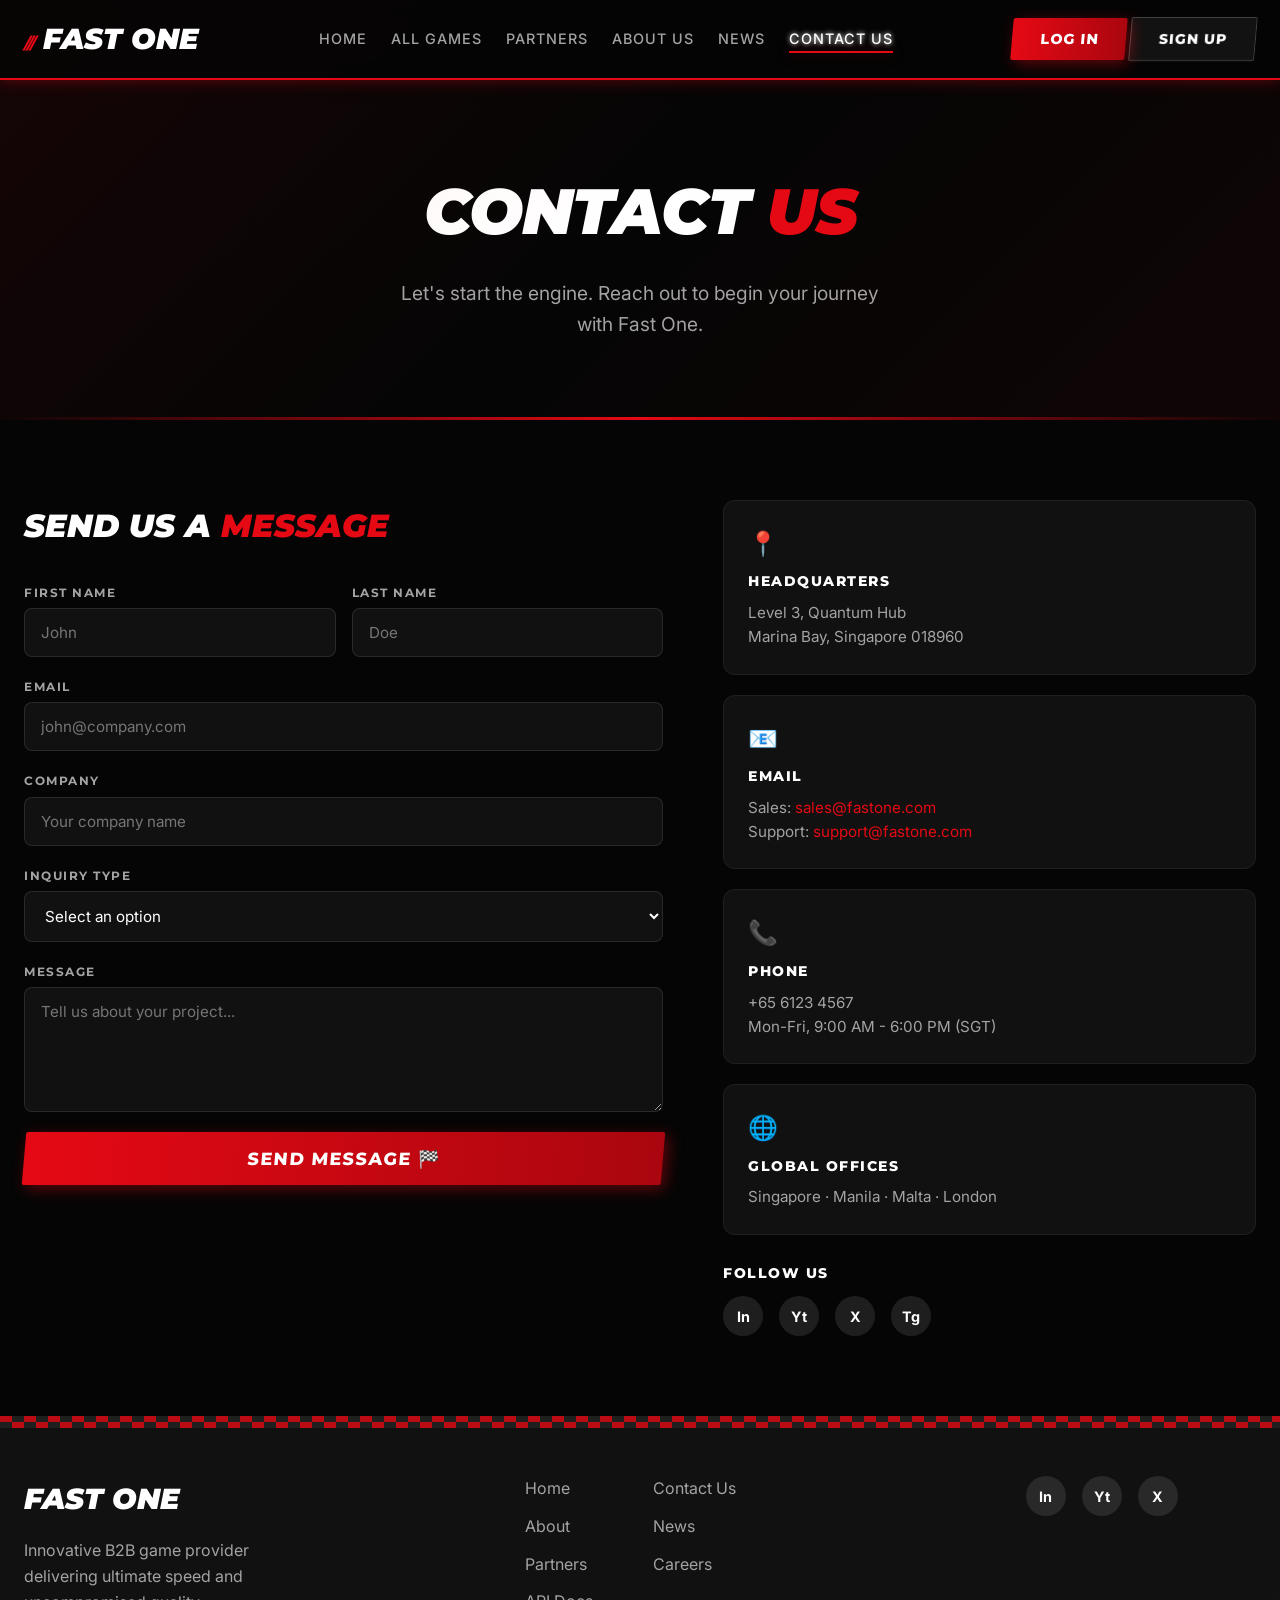
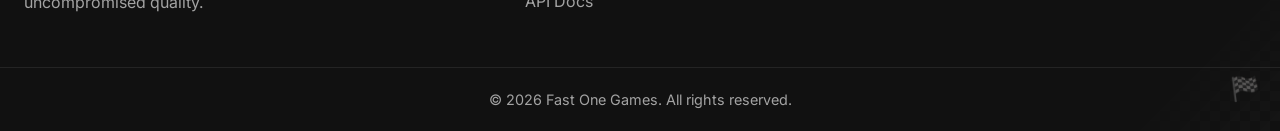
<file: contact.html>
<!DOCTYPE html>
<html lang="en">
<head>
    <meta charset="UTF-8">
    <meta name="viewport" content="width=device-width, initial-scale=1.0">
    <title>CONTACT US | FAST ONE Gaming Platform</title>
    <meta name="description" content="Get in touch with Fast One Gaming. Sales inquiries, technical support, and partnership opportunities.">
    <link rel="preconnect" href="https://fonts.googleapis.com">
    <link rel="preconnect" href="https://fonts.gstatic.com" crossorigin>
    <link href="https://fonts.googleapis.com/css2?family=Montserrat:ital,wght@0,400;0,700;0,900;1,700;1,900&family=Inter:wght@400;500;600&display=swap" rel="stylesheet">
    <link rel="stylesheet" href="css/styles.css">
</head>
<body>
    <!-- Navigation Bar -->
    <nav class="navbar">
        <div class="nav-container">
            <div class="logo"><a href="index.html"><span class="speed-lines">///</span> <i>FAST ONE</i></a></div>
            <ul class="nav-links">
                <li><a href="index.html">HOME</a></li>
                <li><a href="all-games.html">ALL GAMES</a></li>
                <li><a href="partners.html">PARTNERS</a></li>
                <li><a href="about.html">ABOUT US</a></li>
                <li><a href="news.html">NEWS</a></li>
                <li><a href="contact.html" class="active">CONTACT US</a></li>
            </ul>
            <div class="nav-actions">
                <button class="btn btn-primary">LOG IN</button>
                <button class="btn btn-secondary">SIGN UP</button>
            </div>
        </div>
    </nav>

    <!-- Page Hero -->
    <section class="page-hero">
        <div class="page-hero-bg"></div>
        <div class="container">
            <h1 class="page-hero-title">CONTACT <span class="text-accent">US</span></h1>
            <p class="page-hero-subtitle">Let's start the engine. Reach out to begin your journey with Fast One.</p>
        </div>
    </section>

    <!-- Contact Grid -->
    <section class="contact-section">
        <div class="container">
            <div class="contact-grid">
                <!-- Contact Form -->
                <div class="contact-form-wrapper">
                    <h2>SEND US A <span class="text-accent">MESSAGE</span></h2>
                    <form class="contact-form" id="contactForm">
                        <div class="form-row">
                            <div class="form-group">
                                <label for="firstName">FIRST NAME</label>
                                <input type="text" id="firstName" placeholder="John" required>
                            </div>
                            <div class="form-group">
                                <label for="lastName">LAST NAME</label>
                                <input type="text" id="lastName" placeholder="Doe" required>
                            </div>
                        </div>
                        <div class="form-group">
                            <label for="email">EMAIL</label>
                            <input type="email" id="email" placeholder="john@company.com" required>
                        </div>
                        <div class="form-group">
                            <label for="company">COMPANY</label>
                            <input type="text" id="company" placeholder="Your company name">
                        </div>
                        <div class="form-group">
                            <label for="inquiry">INQUIRY TYPE</label>
                            <select id="inquiry">
                                <option value="">Select an option</option>
                                <option value="partnership">Partnership Inquiry</option>
                                <option value="integration">Game Integration</option>
                                <option value="technical">Technical Support</option>
                                <option value="sales">Sales & Pricing</option>
                                <option value="other">Other</option>
                            </select>
                        </div>
                        <div class="form-group">
                            <label for="message">MESSAGE</label>
                            <textarea id="message" rows="5" placeholder="Tell us about your project..."></textarea>
                        </div>
                        <button type="submit" class="btn btn-primary btn-large" style="width:100%;">SEND MESSAGE 🏁</button>
                    </form>
                </div>

                <!-- Contact Info -->
                <div class="contact-info">
                    <div class="info-card">
                        <div class="info-icon">📍</div>
                        <h3>HEADQUARTERS</h3>
                        <p>Level 3, Quantum Hub<br>Marina Bay, Singapore 018960</p>
                    </div>
                    <div class="info-card">
                        <div class="info-icon">📧</div>
                        <h3>EMAIL</h3>
                        <p>Sales: <a href="mailto:sales@fastone.com">sales@fastone.com</a></p>
                        <p>Support: <a href="mailto:support@fastone.com">support@fastone.com</a></p>
                    </div>
                    <div class="info-card">
                        <div class="info-icon">📞</div>
                        <h3>PHONE</h3>
                        <p>+65 6123 4567</p>
                        <p>Mon-Fri, 9:00 AM - 6:00 PM (SGT)</p>
                    </div>
                    <div class="info-card">
                        <div class="info-icon">🌐</div>
                        <h3>GLOBAL OFFICES</h3>
                        <p>Singapore · Manila · Malta · London</p>
                    </div>

                    <!-- Social Links -->
                    <div class="contact-social">
                        <h3>FOLLOW US</h3>
                        <div class="social-icons" style="margin-top:12px;">
                            <a href="#" class="icon-placeholder">In</a>
                            <a href="#" class="icon-placeholder">Yt</a>
                            <a href="#" class="icon-placeholder">X</a>
                            <a href="#" class="icon-placeholder">Tg</a>
                        </div>
                    </div>
                </div>
            </div>
        </div>
    </section>

    <!-- Footer -->
    <footer class="footer">
        <div class="container footer-content">
            <div class="footer-brand">
                <div class="logo"><a href="index.html"><i>FAST ONE</i></a></div>
                <p>Innovative B2B game provider delivering ultimate speed and uncompromised quality.</p>
            </div>
            <div class="footer-links">
                <ul><li><a href="index.html">Home</a></li><li><a href="about.html">About</a></li><li><a href="partners.html">Partners</a></li><li><a href="contact.html">API Docs</a></li></ul>
                <ul><li><a href="contact.html">Contact Us</a></li><li><a href="news.html">News</a></li><li><a href="#">Careers</a></li></ul>
            </div>
            <div class="footer-social"><div class="social-icons"><a href="#" class="icon-placeholder">In</a><a href="#" class="icon-placeholder">Yt</a><a href="#" class="icon-placeholder">X</a></div></div>
        </div>
        <div class="footer-bottom"><p>&copy; 2026 Fast One Games. All rights reserved.</p></div>
    </footer>

    <script>
    document.addEventListener('DOMContentLoaded', () => {
        const navbar = document.querySelector('.navbar');
        window.addEventListener('scroll', () => {
            navbar.style.background = window.scrollY > 50 ? 'rgba(5,5,5,0.95)' : 'rgba(5,5,5,0.85)';
            navbar.style.borderBottom = window.scrollY > 50 ? '2px solid rgba(229,9,20,0.8)' : '2px solid var(--accent-red)';
        });

        // Form submit handler
        document.getElementById('contactForm').addEventListener('submit', (e) => {
            e.preventDefault();
            const btn = e.target.querySelector('button[type="submit"]');
            btn.textContent = '✅ MESSAGE SENT!';
            btn.style.background = '#00cc44';
            setTimeout(() => {
                btn.textContent = 'SEND MESSAGE 🏁';
                btn.style.background = '';
                e.target.reset();
            }, 3000);
        });
    });
    </script>
</body>
</html>
</file>
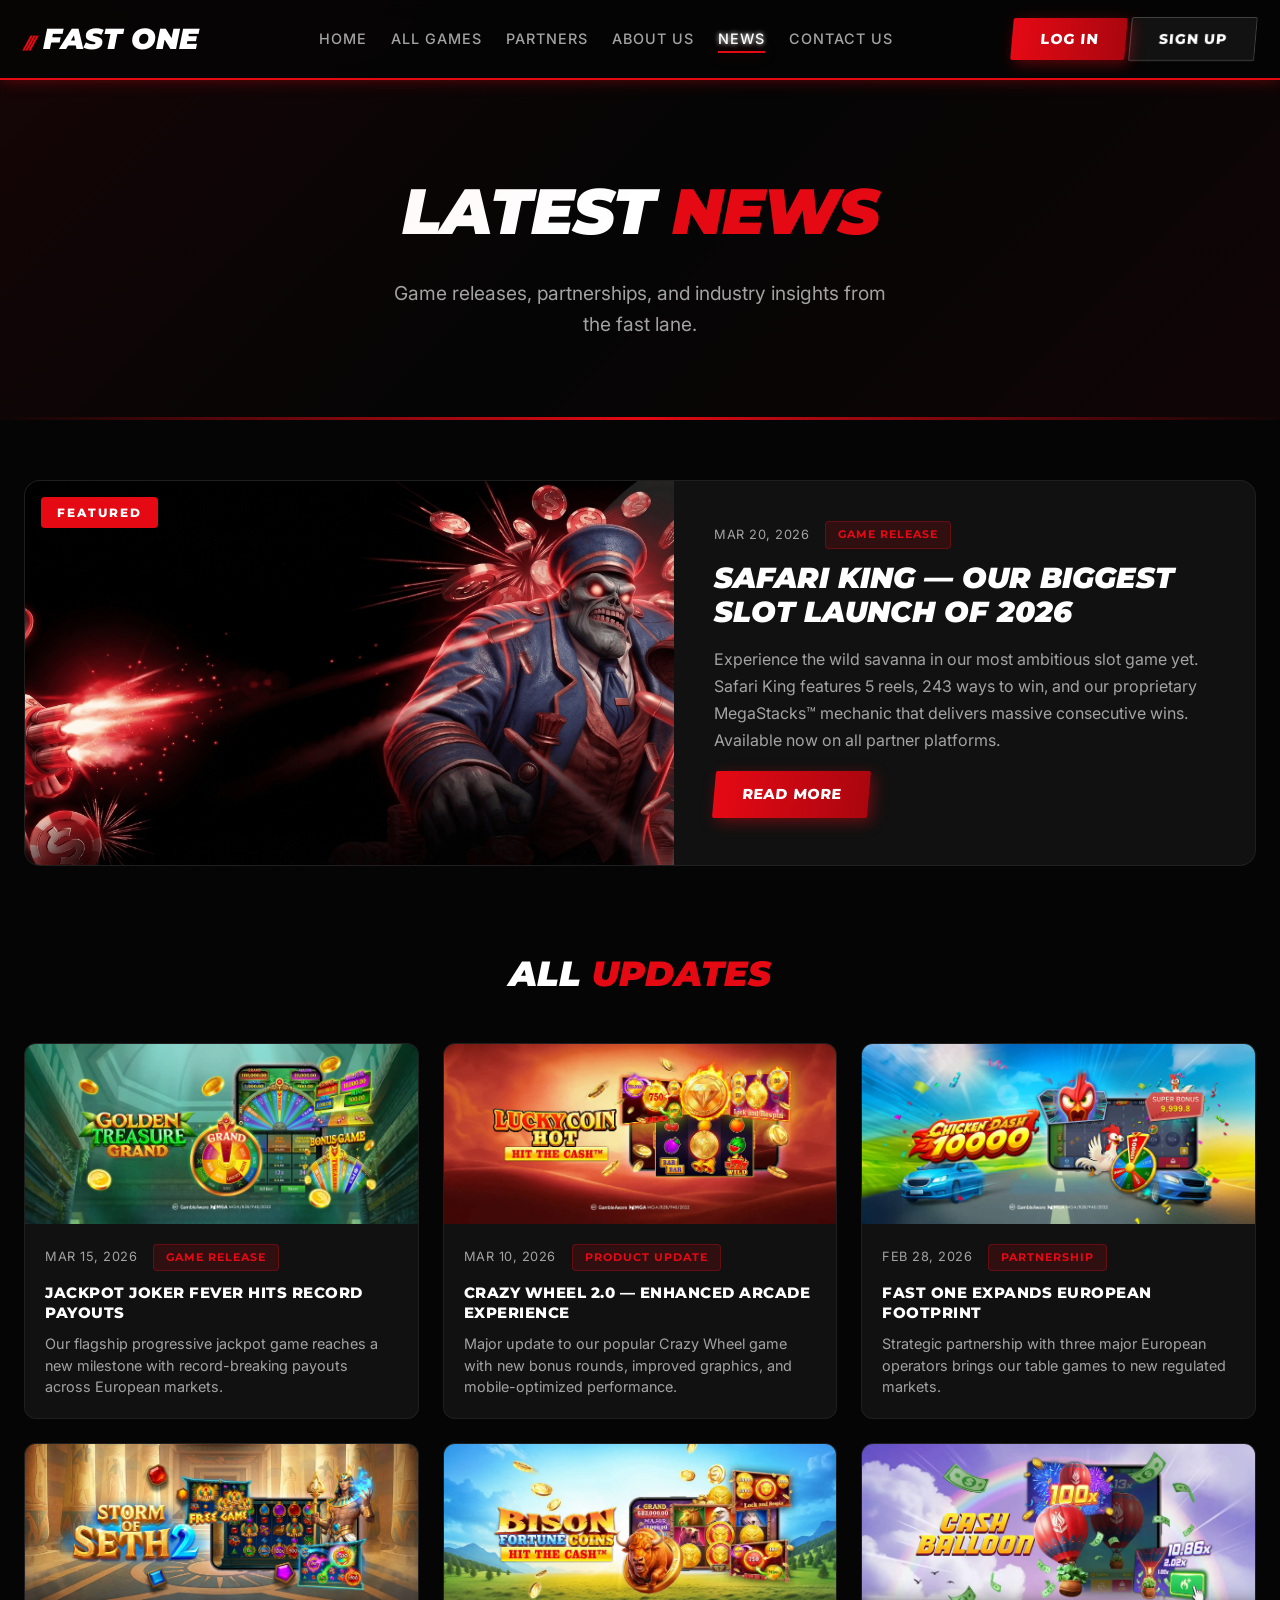
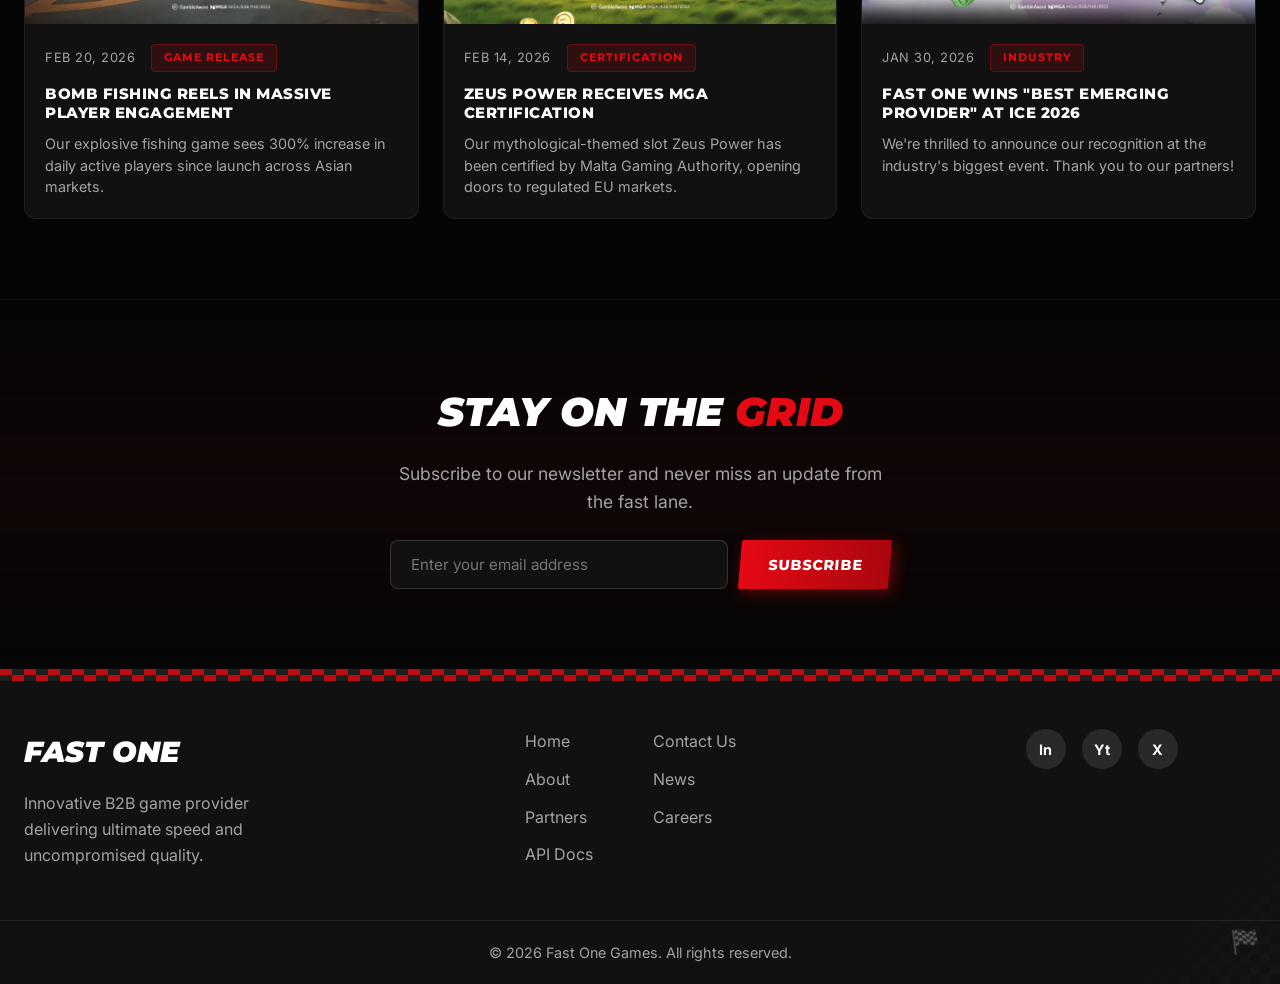
<file: news.html>
<!DOCTYPE html>
<html lang="en">
<head>
    <meta charset="UTF-8">
    <meta name="viewport" content="width=device-width, initial-scale=1.0">
    <title>NEWS | FAST ONE Gaming Platform</title>
    <meta name="description" content="Latest news, game releases, and industry insights from Fast One Gaming.">
    <link rel="preconnect" href="https://fonts.googleapis.com">
    <link rel="preconnect" href="https://fonts.gstatic.com" crossorigin>
    <link href="https://fonts.googleapis.com/css2?family=Montserrat:ital,wght@0,400;0,700;0,900;1,700;1,900&family=Inter:wght@400;500;600&display=swap" rel="stylesheet">
    <link rel="stylesheet" href="css/styles.css">
</head>
<body>
    <!-- Navigation Bar -->
    <nav class="navbar">
        <div class="nav-container">
            <div class="logo"><a href="index.html"><span class="speed-lines">///</span> <i>FAST ONE</i></a></div>
            <ul class="nav-links">
                <li><a href="index.html">HOME</a></li>
                <li><a href="all-games.html">ALL GAMES</a></li>
                <li><a href="partners.html">PARTNERS</a></li>
                <li><a href="about.html">ABOUT US</a></li>
                <li><a href="news.html" class="active">NEWS</a></li>
                <li><a href="contact.html">CONTACT US</a></li>
            </ul>
            <div class="nav-actions">
                <button class="btn btn-primary">LOG IN</button>
                <button class="btn btn-secondary">SIGN UP</button>
            </div>
        </div>
    </nav>

    <!-- Page Hero -->
    <section class="page-hero">
        <div class="page-hero-bg"></div>
        <div class="container">
            <h1 class="page-hero-title">LATEST <span class="text-accent">NEWS</span></h1>
            <p class="page-hero-subtitle">Game releases, partnerships, and industry insights from the fast lane.</p>
        </div>
    </section>

    <!-- Featured Article -->
    <section class="news-featured">
        <div class="container">
            <div class="featured-article">
                <div class="featured-article-img">
                    <img src="img/版本2-大圖.png" alt="Featured News">
                    <div class="featured-article-badge">FEATURED</div>
                </div>
                <div class="featured-article-content">
                    <div class="news-meta"><span class="news-date">MAR 20, 2026</span><span class="news-tag">GAME RELEASE</span></div>
                    <h2>SAFARI KING — OUR BIGGEST SLOT LAUNCH OF 2026</h2>
                    <p>Experience the wild savanna in our most ambitious slot game yet. Safari King features 5 reels, 243 ways to win, and our proprietary MegaStacks™ mechanic that delivers massive consecutive wins. Available now on all partner platforms.</p>
                    <a href="#" class="btn btn-primary" style="margin-top:16px;">READ MORE</a>
                </div>
            </div>
        </div>
    </section>

    <!-- News Grid -->
    <section class="news-grid-section">
        <div class="container">
            <h2 class="section-title-center">ALL <span class="text-accent">UPDATES</span></h2>
            <div class="news-grid">
                <article class="news-card">
                    <div class="news-card-img"><img src="img/news/news1.jpg" alt="Jackpot Joker"></div>
                    <div class="news-card-body">
                        <div class="news-meta"><span class="news-date">MAR 15, 2026</span><span class="news-tag">GAME RELEASE</span></div>
                        <h3>JACKPOT JOKER FEVER HITS RECORD PAYOUTS</h3>
                        <p>Our flagship progressive jackpot game reaches a new milestone with record-breaking payouts across European markets.</p>
                    </div>
                </article>
                <article class="news-card">
                    <div class="news-card-img"><img src="img/news/news2.jpg" alt="Crazy Wheel"></div>
                    <div class="news-card-body">
                        <div class="news-meta"><span class="news-date">MAR 10, 2026</span><span class="news-tag">PRODUCT UPDATE</span></div>
                        <h3>CRAZY WHEEL 2.0 — ENHANCED ARCADE EXPERIENCE</h3>
                        <p>Major update to our popular Crazy Wheel game with new bonus rounds, improved graphics, and mobile-optimized performance.</p>
                    </div>
                </article>
                <article class="news-card">
                    <div class="news-card-img"><img src="img/news/news3.jpg" alt="Table Games"></div>
                    <div class="news-card-body">
                        <div class="news-meta"><span class="news-date">FEB 28, 2026</span><span class="news-tag">PARTNERSHIP</span></div>
                        <h3>FAST ONE EXPANDS EUROPEAN FOOTPRINT</h3>
                        <p>Strategic partnership with three major European operators brings our table games to new regulated markets.</p>
                    </div>
                </article>
                <article class="news-card">
                    <div class="news-card-img"><img src="img/news/news4.jpg" alt="Bomb Fishing"></div>
                    <div class="news-card-body">
                        <div class="news-meta"><span class="news-date">FEB 20, 2026</span><span class="news-tag">GAME RELEASE</span></div>
                        <h3>BOMB FISHING REELS IN MASSIVE PLAYER ENGAGEMENT</h3>
                        <p>Our explosive fishing game sees 300% increase in daily active players since launch across Asian markets.</p>
                    </div>
                </article>
                <article class="news-card">
                    <div class="news-card-img"><img src="img/news/news5.jpg" alt="Zeus Power"></div>
                    <div class="news-card-body">
                        <div class="news-meta"><span class="news-date">FEB 14, 2026</span><span class="news-tag">CERTIFICATION</span></div>
                        <h3>ZEUS POWER RECEIVES MGA CERTIFICATION</h3>
                        <p>Our mythological-themed slot Zeus Power has been certified by Malta Gaming Authority, opening doors to regulated EU markets.</p>
                    </div>
                </article>
                <article class="news-card">
                    <div class="news-card-img"><img src="img/news/news6.jpg" alt="Crash Tower"></div>
                    <div class="news-card-body">
                        <div class="news-meta"><span class="news-date">JAN 30, 2026</span><span class="news-tag">INDUSTRY</span></div>
                        <h3>FAST ONE WINS "BEST EMERGING PROVIDER" AT ICE 2026</h3>
                        <p>We're thrilled to announce our recognition at the industry's biggest event. Thank you to our partners!</p>
                    </div>
                </article>
            </div>
        </div>
    </section>

    <!-- Newsletter CTA -->
    <section class="cta-section">
        <div class="container text-center">
            <h2>STAY ON THE <span class="text-accent">GRID</span></h2>
            <p>Subscribe to our newsletter and never miss an update from the fast lane.</p>
            <div class="newsletter-form">
                <input type="email" placeholder="Enter your email address" class="newsletter-input">
                <button class="btn btn-primary">SUBSCRIBE</button>
            </div>
        </div>
    </section>

    <!-- Footer -->
    <footer class="footer">
        <div class="container footer-content">
            <div class="footer-brand">
                <div class="logo"><a href="index.html"><i>FAST ONE</i></a></div>
                <p>Innovative B2B game provider delivering ultimate speed and uncompromised quality.</p>
            </div>
            <div class="footer-links">
                <ul><li><a href="index.html">Home</a></li><li><a href="about.html">About</a></li><li><a href="partners.html">Partners</a></li><li><a href="contact.html">API Docs</a></li></ul>
                <ul><li><a href="contact.html">Contact Us</a></li><li><a href="news.html">News</a></li><li><a href="#">Careers</a></li></ul>
            </div>
            <div class="footer-social"><div class="social-icons"><a href="#" class="icon-placeholder">In</a><a href="#" class="icon-placeholder">Yt</a><a href="#" class="icon-placeholder">X</a></div></div>
        </div>
        <div class="footer-bottom"><p>&copy; 2026 Fast One Games. All rights reserved.</p></div>
    </footer>

    <script>
    document.addEventListener('DOMContentLoaded', () => {
        const navbar = document.querySelector('.navbar');
        window.addEventListener('scroll', () => {
            navbar.style.background = window.scrollY > 50 ? 'rgba(5,5,5,0.95)' : 'rgba(5,5,5,0.85)';
            navbar.style.borderBottom = window.scrollY > 50 ? '2px solid rgba(229,9,20,0.8)' : '2px solid var(--accent-red)';
        });
    });
    </script>
</body>
</html>
</file>
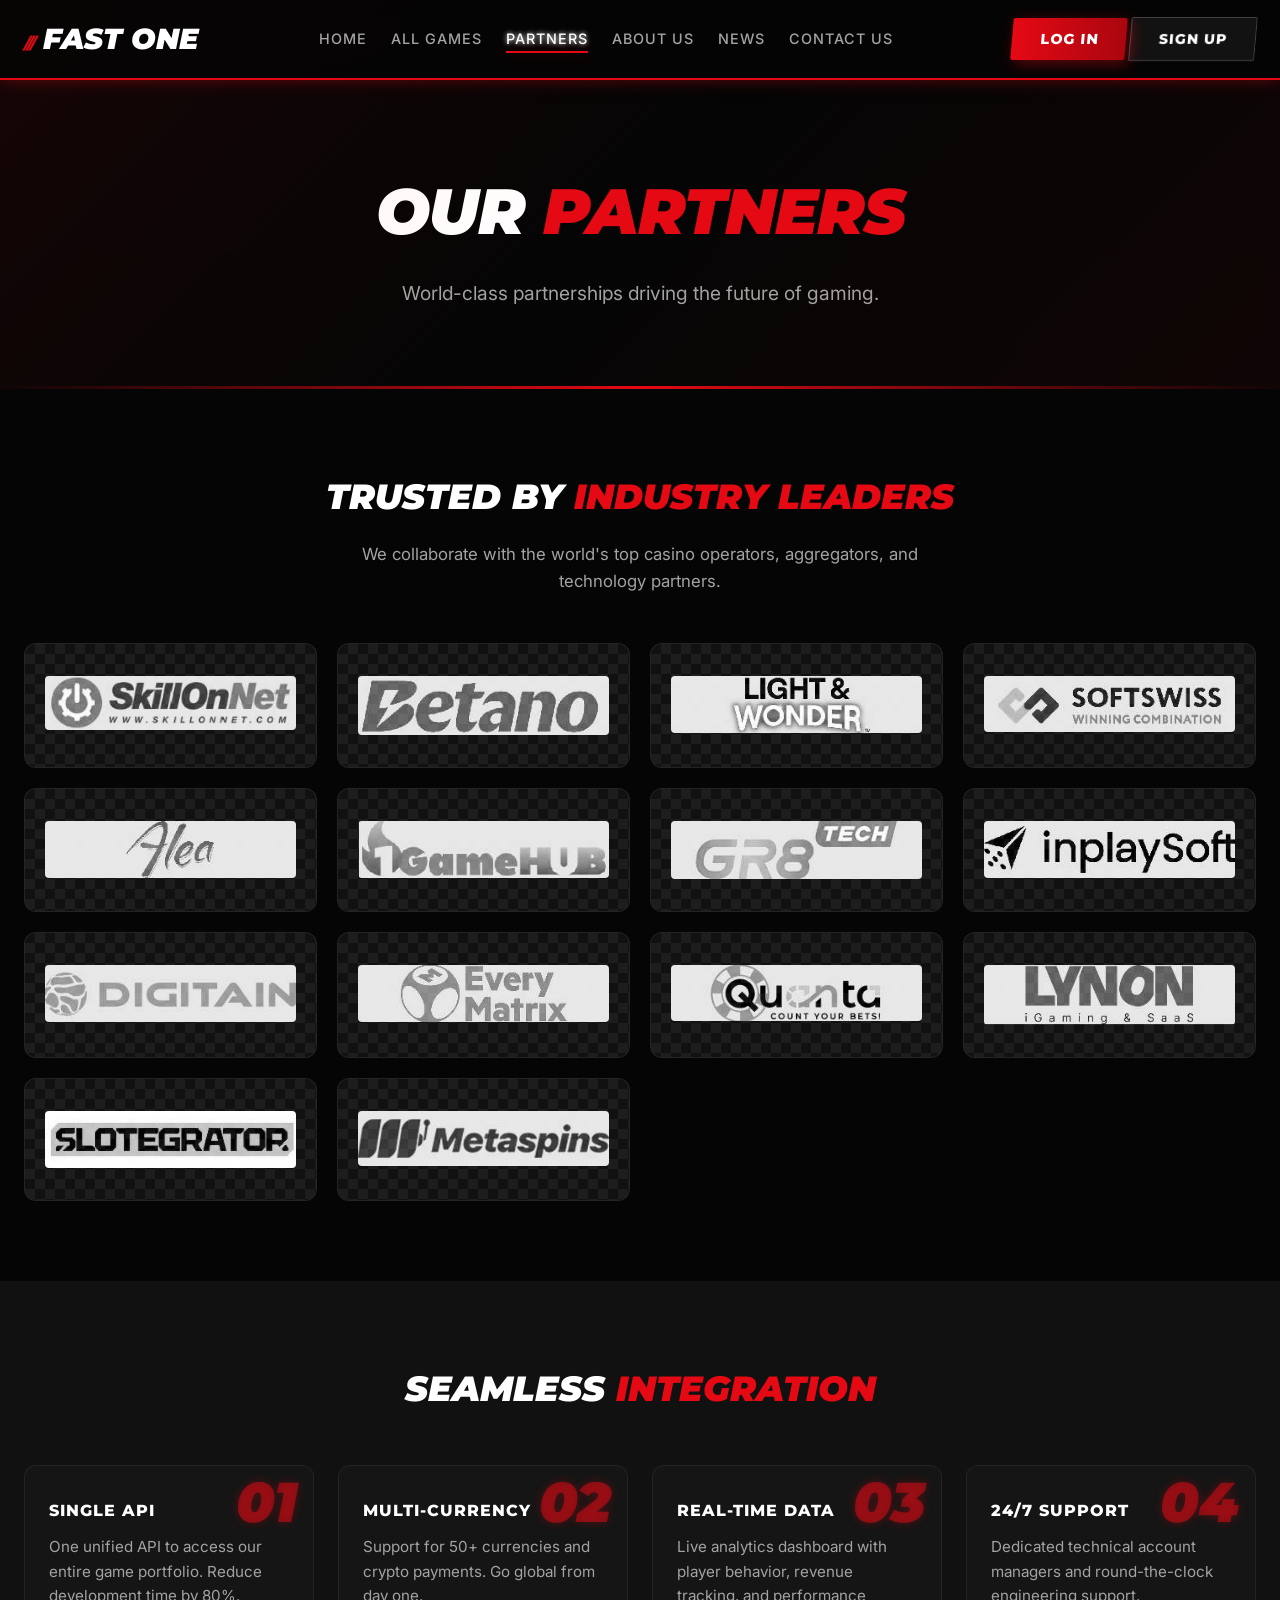
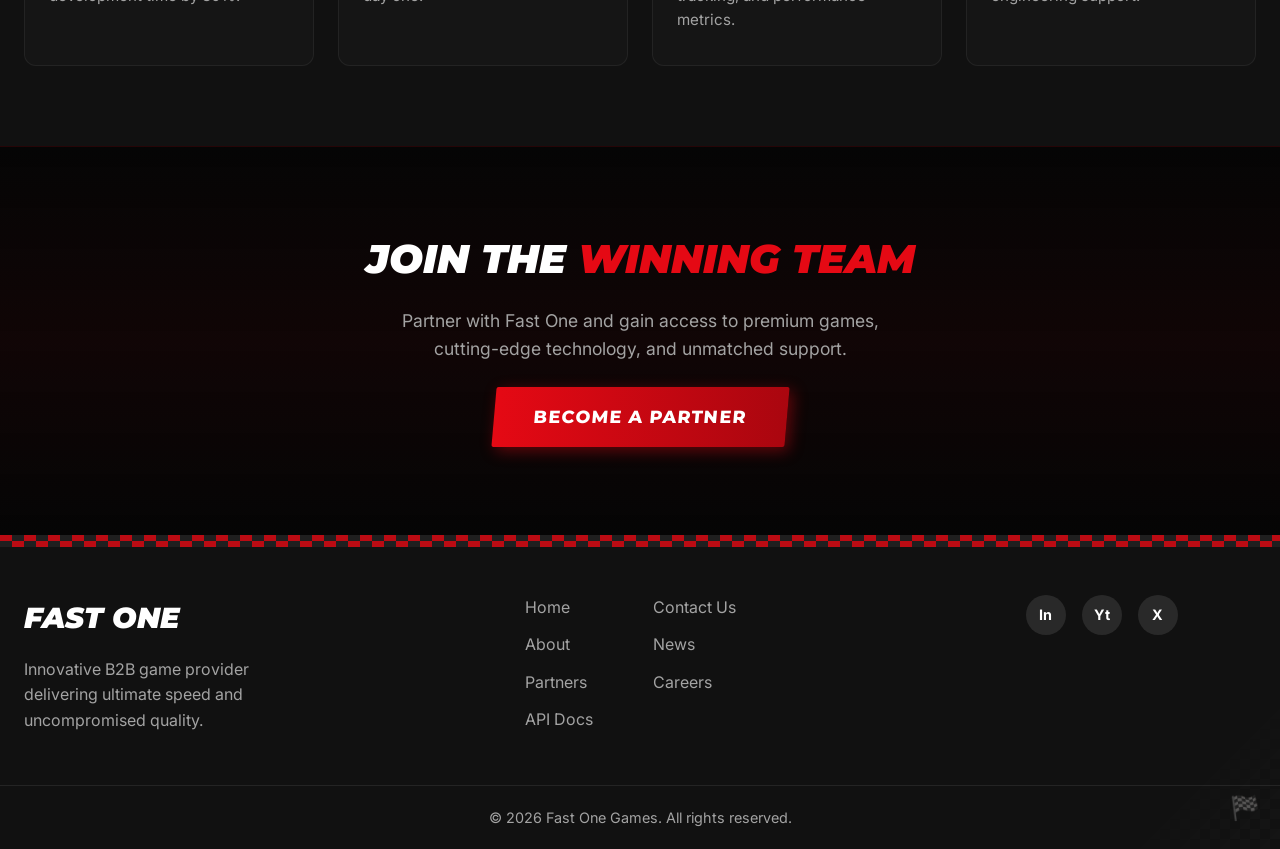
<file: partners.html>
<!DOCTYPE html>
<html lang="en">
<head>
    <meta charset="UTF-8">
    <meta name="viewport" content="width=device-width, initial-scale=1.0">
    <title>PARTNERS | FAST ONE Gaming Platform</title>
    <meta name="description" content="Our world-class partners and integration ecosystem. Join Fast One's winning team.">
    <link rel="preconnect" href="https://fonts.googleapis.com">
    <link rel="preconnect" href="https://fonts.gstatic.com" crossorigin>
    <link href="https://fonts.googleapis.com/css2?family=Montserrat:ital,wght@0,400;0,700;0,900;1,700;1,900&family=Inter:wght@400;500;600&display=swap" rel="stylesheet">
    <link rel="stylesheet" href="css/styles.css">
</head>
<body>
    <!-- Navigation Bar -->
    <nav class="navbar">
        <div class="nav-container">
            <div class="logo"><a href="index.html"><span class="speed-lines">///</span> <i>FAST ONE</i></a></div>
            <ul class="nav-links">
                <li><a href="index.html">HOME</a></li>
                <li><a href="all-games.html">ALL GAMES</a></li>
                <li><a href="partners.html" class="active">PARTNERS</a></li>
                <li><a href="about.html">ABOUT US</a></li>
                <li><a href="news.html">NEWS</a></li>
                <li><a href="contact.html">CONTACT US</a></li>
            </ul>
            <div class="nav-actions">
                <button class="btn btn-primary">LOG IN</button>
                <button class="btn btn-secondary">SIGN UP</button>
            </div>
        </div>
    </nav>

    <!-- Page Hero -->
    <section class="page-hero">
        <div class="page-hero-bg"></div>
        <div class="container">
            <h1 class="page-hero-title">OUR <span class="text-accent">PARTNERS</span></h1>
            <p class="page-hero-subtitle">World-class partnerships driving the future of gaming.</p>
        </div>
    </section>

    <!-- Partners Grid -->
    <section class="partners-page-section">
        <div class="container">
            <h2 class="section-title-center">TRUSTED BY <span class="text-accent">INDUSTRY LEADERS</span></h2>
            <p class="section-desc">We collaborate with the world's top casino operators, aggregators, and technology partners.</p>
            <div class="partners-grid">
                <div class="partner-card"><img src="img/partners/partners1.jpg" alt="Partner 1" style="width: 100%; height: auto; border-radius: 4px; display: block; filter: grayscale(1); transition: filter 0.3s;" onmouseover="this.style.filter='grayscale(0)'" onmouseout="this.style.filter='grayscale(1)'"></div>
                <div class="partner-card"><img src="img/partners/partners2.jpg" alt="Partner 2" style="width: 100%; height: auto; border-radius: 4px; display: block; filter: grayscale(1); transition: filter 0.3s;" onmouseover="this.style.filter='grayscale(0)'" onmouseout="this.style.filter='grayscale(1)'"></div>
                <div class="partner-card"><img src="img/partners/partners3.jpg" alt="Partner 3" style="width: 100%; height: auto; border-radius: 4px; display: block; filter: grayscale(1); transition: filter 0.3s;" onmouseover="this.style.filter='grayscale(0)'" onmouseout="this.style.filter='grayscale(1)'"></div>
                <div class="partner-card"><img src="img/partners/partners4.jpg" alt="Partner 4" style="width: 100%; height: auto; border-radius: 4px; display: block; filter: grayscale(1); transition: filter 0.3s;" onmouseover="this.style.filter='grayscale(0)'" onmouseout="this.style.filter='grayscale(1)'"></div>
                <div class="partner-card"><img src="img/partners/partners5.jpg" alt="Partner 5" style="width: 100%; height: auto; border-radius: 4px; display: block; filter: grayscale(1); transition: filter 0.3s;" onmouseover="this.style.filter='grayscale(0)'" onmouseout="this.style.filter='grayscale(1)'"></div>
                <div class="partner-card"><img src="img/partners/partners6.jpg" alt="Partner 6" style="width: 100%; height: auto; border-radius: 4px; display: block; filter: grayscale(1); transition: filter 0.3s;" onmouseover="this.style.filter='grayscale(0)'" onmouseout="this.style.filter='grayscale(1)'"></div>
                <div class="partner-card"><img src="img/partners/partners7.jpg" alt="Partner 7" style="width: 100%; height: auto; border-radius: 4px; display: block; filter: grayscale(1); transition: filter 0.3s;" onmouseover="this.style.filter='grayscale(0)'" onmouseout="this.style.filter='grayscale(1)'"></div>
                <div class="partner-card"><img src="img/partners/partners8.jpg" alt="Partner 8" style="width: 100%; height: auto; border-radius: 4px; display: block; filter: grayscale(1); transition: filter 0.3s;" onmouseover="this.style.filter='grayscale(0)'" onmouseout="this.style.filter='grayscale(1)'"></div>
                <div class="partner-card"><img src="img/partners/partners9.jpg" alt="Partner 9" style="width: 100%; height: auto; border-radius: 4px; display: block; filter: grayscale(1); transition: filter 0.3s;" onmouseover="this.style.filter='grayscale(0)'" onmouseout="this.style.filter='grayscale(1)'"></div>
                <div class="partner-card"><img src="img/partners/partners10.jpg" alt="Partner 10" style="width: 100%; height: auto; border-radius: 4px; display: block; filter: grayscale(1); transition: filter 0.3s;" onmouseover="this.style.filter='grayscale(0)'" onmouseout="this.style.filter='grayscale(1)'"></div>
                <div class="partner-card"><img src="img/partners/partners11.jpg" alt="Partner 11" style="width: 100%; height: auto; border-radius: 4px; display: block; filter: grayscale(1); transition: filter 0.3s;" onmouseover="this.style.filter='grayscale(0)'" onmouseout="this.style.filter='grayscale(1)'"></div>
                <div class="partner-card"><img src="img/partners/partners12.jpg" alt="Partner 12" style="width: 100%; height: auto; border-radius: 4px; display: block; filter: grayscale(1); transition: filter 0.3s;" onmouseover="this.style.filter='grayscale(0)'" onmouseout="this.style.filter='grayscale(1)'"></div>
                <div class="partner-card"><img src="img/partners/partners13.jpg" alt="Partner 13" style="width: 100%; height: auto; border-radius: 4px; display: block; filter: grayscale(1); transition: filter 0.3s;" onmouseover="this.style.filter='grayscale(0)'" onmouseout="this.style.filter='grayscale(1)'"></div>
                <div class="partner-card"><img src="img/partners/partners14.jpg" alt="Partner 14" style="width: 100%; height: auto; border-radius: 4px; display: block; filter: grayscale(1); transition: filter 0.3s;" onmouseover="this.style.filter='grayscale(0)'" onmouseout="this.style.filter='grayscale(1)'"></div>
            </div>
        </div>
    </section>

    <!-- Integration Benefits -->
    <section class="integration-section">
        <div class="container">
            <h2 class="section-title-center">SEAMLESS <span class="text-accent">INTEGRATION</span></h2>
            <div class="integration-grid">
                <div class="integ-card">
                    <div class="integ-number">01</div>
                    <h3>SINGLE API</h3>
                    <p>One unified API to access our entire game portfolio. Reduce development time by 80%.</p>
                </div>
                <div class="integ-card">
                    <div class="integ-number">02</div>
                    <h3>MULTI-CURRENCY</h3>
                    <p>Support for 50+ currencies and crypto payments. Go global from day one.</p>
                </div>
                <div class="integ-card">
                    <div class="integ-number">03</div>
                    <h3>REAL-TIME DATA</h3>
                    <p>Live analytics dashboard with player behavior, revenue tracking, and performance metrics.</p>
                </div>
                <div class="integ-card">
                    <div class="integ-number">04</div>
                    <h3>24/7 SUPPORT</h3>
                    <p>Dedicated technical account managers and round-the-clock engineering support.</p>
                </div>
            </div>
        </div>
    </section>

    <!-- Become a Partner CTA -->
    <section class="cta-section">
        <div class="container text-center">
            <h2>JOIN THE <span class="text-accent">WINNING TEAM</span></h2>
            <p>Partner with Fast One and gain access to premium games, cutting-edge technology, and unmatched support.</p>
            <a href="contact.html" class="btn btn-primary btn-large" style="margin-top:24px;">BECOME A PARTNER</a>
        </div>
    </section>

    <!-- Footer -->
    <footer class="footer">
        <div class="container footer-content">
            <div class="footer-brand">
                <div class="logo"><a href="index.html"><i>FAST ONE</i></a></div>
                <p>Innovative B2B game provider delivering ultimate speed and uncompromised quality.</p>
            </div>
            <div class="footer-links">
                <ul><li><a href="index.html">Home</a></li><li><a href="about.html">About</a></li><li><a href="partners.html">Partners</a></li><li><a href="contact.html">API Docs</a></li></ul>
                <ul><li><a href="contact.html">Contact Us</a></li><li><a href="news.html">News</a></li><li><a href="#">Careers</a></li></ul>
            </div>
            <div class="footer-social"><div class="social-icons"><a href="#" class="icon-placeholder">In</a><a href="#" class="icon-placeholder">Yt</a><a href="#" class="icon-placeholder">X</a></div></div>
        </div>
        <div class="footer-bottom"><p>&copy; 2026 Fast One Games. All rights reserved.</p></div>
    </footer>

    <script>
    document.addEventListener('DOMContentLoaded', () => {
        const navbar = document.querySelector('.navbar');
        window.addEventListener('scroll', () => {
            navbar.style.background = window.scrollY > 50 ? 'rgba(5,5,5,0.95)' : 'rgba(5,5,5,0.85)';
            navbar.style.borderBottom = window.scrollY > 50 ? '2px solid rgba(229,9,20,0.8)' : '2px solid var(--accent-red)';
        });
    });
    </script>
</body>
</html>
</file>
<file: css/styles.css>
/* d:\F1-2\css\styles.css */
:root {
  --bg-main: #050505;
  --bg-card: #111111;
  --bg-card-hover: #1a1a1a;
  --accent-red: #E50914;
  --accent-red-bright: #FF1A1A;
  --text-primary: #FFFFFF;
  --text-secondary: #A3A3A3;
  --silver-chrome: linear-gradient(to bottom, #ffffff 0%, #f0f0f0 45%, #cccccc 50%, #f8f8f8 100%);
  --font-heading: 'Montserrat', sans-serif;
  --font-body: 'Inter', sans-serif;
  --neon-glow: 0 0 15px rgba(229, 9, 20, 0.4);
  --neon-glow-strong: 0 0 25px rgba(229, 9, 20, 0.7);
  --border-subtle: 1px solid rgba(255, 255, 255, 0.1);
}

* { margin: 0; padding: 0; box-sizing: border-box; }
body { font-family: var(--font-body); background-color: var(--bg-main); color: var(--text-primary); line-height: 1.6; overflow-x: hidden; }
h1, h2, h3, h4, .logo, .hero-title, .section-header h2 { font-family: var(--font-heading); text-transform: uppercase; font-weight: 900; }
a { text-decoration: none; color: inherit; transition: all 0.3s ease; }
ul { list-style: none; }

.text-accent { color: var(--accent-red); }
.text-neon { color: var(--accent-red); text-shadow: 0 0 10px var(--accent-red-bright); }

/* --- NEW: Chrome Text & Metallic Elements --- */
.text-chrome {
  background: var(--silver-chrome);
  -webkit-background-clip: text;
  background-clip: text;
  color: transparent;
  filter: drop-shadow(0 4px 4px rgba(0,0,0,0.8));
}

.metallic-border {
  border: 1px solid rgba(255, 255, 255, 0.6);
  box-shadow: inset 0 0 10px rgba(255,255,255,0.3), var(--neon-glow);
  position: relative;
  overflow: hidden;
}

.metallic-border::before {
  content: ''; position: absolute; top: -50%; left: -50%; width: 200%; height: 200%;
  background: linear-gradient(45deg, transparent, rgba(255,255,255,0.6), transparent);
  transform: rotate(45deg); animation: shine 3s infinite;
}

@keyframes shine {
  0% { left: -100%; }
  100% { left: 100%; }
}

.neon-border {
  border: 1px solid var(--accent-red-bright) !important;
  box-shadow: var(--neon-glow) !important;
}

/* --- NEW: Neon Speed Lines Background --- */
.neon-speed-bg {
  position: relative;
}
.neon-speed-bg::before {
  content: ''; position: absolute; top: 0; left: -20%; width: 140%; height: 100%;
  background: repeating-linear-gradient(
    -45deg,
    transparent, transparent 30px,
    rgba(229, 9, 20, 0.1) 30px, rgba(229, 9, 20, 0.1) 32px,
    transparent 32px, transparent 60px,
    rgba(255, 255, 255, 0.05) 60px, rgba(255, 255, 255, 0.05) 61px
  );
  z-index: 0; pointer-events: none; mix-blend-mode: screen;
}

/* Base Styles */
.container { max-width: 1280px; margin: 0 auto; padding: 0 24px; }

/* Navbar */
.navbar { background: rgba(5, 5, 5, 0.85); backdrop-filter: blur(10px); position: fixed; top: 0; width: 100%; z-index: 1000; border-bottom: 2px solid var(--accent-red); box-shadow: var(--neon-glow); }
.nav-container { display: flex; align-items: center; justify-content: space-between; padding: 16px 24px; max-width: 1400px; margin: 0 auto; }
.logo { font-size: 1.8rem; display: flex; align-items: center; gap: 8px; }
.logo .text-chrome { -webkit-background-clip: text; background-clip: text; color: transparent; text-shadow:none; }
.speed-lines { font-size: 1rem; letter-spacing: -2px; font-style: italic; font-weight: bold; color: var(--accent-red); }
.nav-links { display: flex; gap: 24px; }
.nav-links a { font-size: 0.9rem; font-weight: 500; letter-spacing: 1px; color: var(--text-secondary); position: relative; }
.nav-links a:hover, .nav-links a.active { color: var(--text-primary); text-shadow: 0 0 5px white; }
.nav-links a.active::after { content: ''; position: absolute; bottom: -6px; left: 0; width: 100%; height: 2px; background-color: var(--accent-red); box-shadow: var(--neon-glow); }

/* Buttons - Carbon Fiber Sharp Aesthetic */
.btn { display: inline-block; padding: 12px 28px; border-radius: 2px; font-family: var(--font-heading); font-weight: 800; font-size: 0.9rem; cursor: pointer; transition: all 0.3s ease; border: none; letter-spacing: 1px; text-transform: uppercase; transform: skewX(-5deg); }
.btn-primary { background: linear-gradient(90deg, var(--accent-red) 0%, #aa060f 100%); color: white; box-shadow: 4px 4px 15px rgba(229, 9, 20, 0.4); position: relative; overflow: hidden; }
.btn-primary::before { content: ''; position: absolute; top: 0; left: -100%; width: 50%; height: 100%; background: linear-gradient(90deg, transparent, rgba(255,255,255,0.3), transparent); transform: skewX(-15deg); transition: 0.5s; }
.btn-primary:hover { background: var(--accent-red-bright); box-shadow: 6px 6px 20px rgba(229, 9, 20, 0.6); transform: translateY(-2px) skewX(-5deg); }
.btn-primary:hover::before { left: 150%; }
.btn-secondary { background: rgba(255,255,255,0.05); color: white; border: 1px solid rgba(255,255,255,0.2); backdrop-filter: blur(2px); }
.btn-secondary:hover { border-color: white; background: rgba(255,255,255,0.1); box-shadow: 0 0 10px rgba(255,255,255,0.2); transform: skewX(-5deg); }
.btn-large { padding: 16px 40px; font-size: 1.1rem; }

/* Hero Section */
.hero { height: 100vh; position: relative; display: flex; align-items: center; padding-top: 80px; overflow: hidden; border-bottom: 2px solid var(--accent-red); }
/* Refined for the new Hypercar Racing Image - Crisp, Clean, Dark */
.hero-bg { position: absolute; top: 0; left: 0; width: 100%; height: 100%;
  background: 
    linear-gradient(90deg, #050505 0%, rgba(5,5,5,0.8) 25%, transparent 55%),
    url('../img/hero-racing2.png') center/cover;
  z-index: -1; }
/* Removed the black overlay to keep the background chips and car sharp and vibrant */
.hero-bg::after { content: ''; position: absolute; inset: 0; background-color: transparent; pointer-events: none; }
.hero-content { max-width: 800px; padding-left: 10%; z-index: 1; animation: slideIn 0.8s ease-out forwards; }
@keyframes slideIn { from { opacity: 0; transform: translateX(-30px); } to { opacity: 1; transform: translateX(0); } }

/* Dynamic Guiding Lines (Left to Right) */
.tech-lines-container {
  position: absolute; top: 0; left: 0; width: 100%; height: 100%; pointer-events: none; z-index: 0; overflow: hidden;
}
.tech-lines-container .guide-line {
  position: absolute; left: 0; width: 100%; height: 1px; background: rgba(255, 255, 255, 0.03); overflow: visible;
}
.tech-lines-container .guide-line::after {
  content: ''; position: absolute; top: -1px; left: 0; width: 50%; height: 3px;
  background: linear-gradient(90deg, transparent 0%, rgba(229,9,20,0.6) 80%, rgba(255,255,255,1) 95%, transparent 100%);
  animation: guide-flow linear infinite;
  box-shadow: 0 0 15px rgba(229,9,20,0.8);
}
.tech-lines-container .guide-line:nth-child(1) { top: 15%; }
.tech-lines-container .guide-line:nth-child(1)::after { animation-duration: 4s; animation-delay: 0s; }
.tech-lines-container .guide-line:nth-child(2) { top: 35%; }
.tech-lines-container .guide-line:nth-child(2)::after { animation-duration: 7s; animation-delay: 1s; width: 30%; background: linear-gradient(90deg, transparent 0%, rgba(255,255,255,0.3) 80%, rgba(255,255,255,0.8) 95%, transparent 100%); box-shadow: 0 0 10px rgba(255,255,255,0.4); }
.tech-lines-container .guide-line:nth-child(3) { top: 55%; }
.tech-lines-container .guide-line:nth-child(3)::after { animation-duration: 5s; animation-delay: 3s; }
.tech-lines-container .guide-line:nth-child(4) { top: 75%; }
.tech-lines-container .guide-line:nth-child(4)::after { animation-duration: 6s; animation-delay: 0.5s; width: 60%; background: linear-gradient(90deg, transparent 0%, rgba(255,255,255,0.3) 80%, rgba(255,255,255,0.8) 95%, transparent 100%); box-shadow: 0 0 10px rgba(255,255,255,0.4); }
.tech-lines-container .guide-line:nth-child(5) { top: 88%; }
.tech-lines-container .guide-line:nth-child(5)::after { animation-duration: 4.5s; animation-delay: 2s; }

@keyframes guide-flow {
  0% { transform: translateX(-100vw); }
  100% { transform: translateX(150vw); }
}

.featured-badge { display: inline-block; background: rgba(229, 9, 20, 0.15); border: 1px solid rgba(229, 9, 20, 0.5); padding: 6px 16px; border-radius: 999px; font-family: var(--font-heading); font-weight: 700; font-size: 0.85rem; letter-spacing: 1px; margin-bottom: 24px; box-shadow: var(--neon-glow); }
.hero-title { font-size: 5.5rem; line-height: 1; margin-bottom: 24px; font-style: italic; letter-spacing: -2px; }
.hero-subtitle { font-size: 1.25rem; color: var(--text-secondary); margin-bottom: 40px; max-width: 550px; line-height: 1.6; text-shadow: 0 2px 4px rgba(0,0,0,0.9); }
.hero-actions { display: flex; gap: 16px; }

/* Provider Introduction Section */
.provider-intro { 
  padding: 80px 0; 
  background-image: 
    linear-gradient(rgba(5,5,5,0.85), rgba(5,5,5,0.95)),
    url('../img/hero-racing2.png'); 
  background-size: cover;
  background-attachment: fixed;
  background-position: center;
  border-bottom: var(--border-subtle); 
  position: relative;
}
.intro-container { display: grid; grid-template-columns: 1.5fr 1fr; gap: 80px; align-items: center; margin-bottom: 60px; position: relative; z-index: 2; }
.intro-image { width: 100%; display: flex; justify-content: flex-start; position: relative; }
.intro-img {
  width: 130%; max-width: 1400px; border-radius: 24px;
  box-shadow: 0 40px 100px rgba(0,0,0,1), 0 0 60px rgba(229,9,20,0.3);
  transform: translateX(-15%); /* Further emphasis on the brand overlap */
  transition: all 0.6s cubic-bezier(0.175, 0.885, 0.32, 1.275);
}
.intro-img:hover { transform: translateX(-15%) scale(1.03); box-shadow: 0 50px 120px rgba(0,0,0,1), 0 0 100px rgba(229,9,20,0.45); }
@keyframes float { 0% { transform: translateY(0px); } 50% { transform: translateY(-10px); } 100% { transform: translateY(0px); } }
.intro-text .section-title { font-size: 2.5rem; line-height: 1.2; font-style: normal; text-align: left; margin-bottom: 24px; text-transform: uppercase; }
.intro-text p { color: var(--text-secondary); font-size: 1.15rem; line-height: 1.8; margin-bottom: 30px; }

/* F1 Dashboard Gauges */
.stats-container { display: flex; justify-content: space-around; flex-wrap: wrap; border-top: 1px solid rgba(255,255,255,0.05); padding-top: 50px; position: relative; z-index: 2; }
.gauge-item { text-align: center; width: 180px; position: relative; }
.gauge-svg { width: 100%; height: auto; overflow: visible; }
.gauge-bg {
  fill: none; stroke: rgba(255,255,255,0.08); stroke-width: 10; stroke-linecap: round;
}
.gauge-fill {
  fill: none; stroke: var(--accent-red); stroke-width: 10; stroke-linecap: round;
  stroke-dasharray: 157; stroke-dashoffset: 157;
  transition: stroke-dashoffset 2s cubic-bezier(0.4, 0, 0.2, 1), stroke 0.5s;
  filter: drop-shadow(0 0 6px currentColor);
}
.gauge-needle {
  stroke: #ccc; stroke-width: 2; stroke-linecap: round;
  transform-origin: 60px 70px; transform: rotate(-90deg);
  transition: transform 2s cubic-bezier(0.4, 0, 0.2, 1);
  filter: drop-shadow(0 0 3px rgba(255,255,255,0.5));
}
.gauge-value { font-family: var(--font-heading); font-size: 2.2rem; font-weight: 900; margin-top: -15px; text-shadow: 0 0 15px rgba(229, 9, 20, 0.6); }
.gauge-value span { font-size: 1.2rem; color: var(--accent-red); vertical-align: super; margin-left: 2px; }
.gauge-label { font-size: 0.75rem; font-weight: 700; color: var(--text-secondary); letter-spacing: 1px; margin-top: 8px; text-transform: uppercase; }

@media(max-width:992px){ 
    .intro-container { grid-template-columns: 1fr; gap: 40px; }
    .intro-image { order: 2; }
    .intro-text { order: 1; text-align: center; }
    .intro-text .section-title { text-align: center; font-size: 2rem; }
}

/* Filters */
.game-categories { padding: 60px 0 20px; border-bottom: var(--border-subtle); }
.filter-tabs { display: flex; justify-content: center; gap: 16px; flex-wrap: wrap; }
.tab { background: rgba(255,255,255,0.05); border: var(--border-subtle); color: var(--text-secondary); padding: 10px 30px; border-radius: 999px; font-family: var(--font-heading); font-weight: 700; cursor: pointer; transition: all 0.3s ease; }
.tab:hover, .tab.active { background: var(--accent-red); color: white; border-color: var(--accent-red); box-shadow: var(--neon-glow); }

/* Featured Games */
.featured-games { 
  padding: 80px 0; 
  background-color: var(--bg-main);
  position: relative;
  border-top: 1px solid rgba(229,9,20,0.2);
}
.featured-games::before {
  content: ''; position: absolute; top: 0; left: 0; width: 100%; height: 100%;
  background: url('../img/gamebg.png') center center / cover no-repeat;
  opacity: 0.45;
  filter: saturate(0.4) brightness(1);
  pointer-events: none;
  z-index: 0;
}
/* Dark gradient overlay to keep cards readable */
.featured-games::after {
  content: ''; position: absolute; top: 0; left: 0; width: 100%; height: 100%;
  background: linear-gradient(180deg, rgba(10,10,10,0.7) 0%, rgba(10,10,10,0.4) 50%, rgba(10,10,10,0.8) 100%);
  pointer-events: none;
  z-index: 1;
}
.featured-games .container { position: relative; z-index: 2; }
.section-header { display: flex; justify-content: space-between; align-items: center; margin-bottom: 40px; }
.section-header h2 { font-size: 2.5rem; font-style: italic; text-shadow: 0 4px 20px rgba(0,0,0,0.8); }
.slider-controls { display: flex; gap: 12px; }
.slider-btn { background: var(--bg-card); border: var(--border-subtle); color: white; width: 40px; height: 40px; border-radius: 50%; display: flex; align-items: center; justify-content: center; cursor: pointer; transition: all 0.3s ease; }
.slider-btn:hover { background: var(--accent-red); border-color: var(--accent-red); box-shadow: var(--neon-glow); }
.games-grid { display: grid; grid-template-columns: repeat(auto-fill, minmax(220px, 1fr)); gap: 24px; }

/* Game Card */
.game-card { background: var(--bg-card); border-radius: 4px; border: var(--border-subtle); overflow: hidden; transition: all 0.3s cubic-bezier(0.25, 0.8, 0.25, 1); position: relative; cursor: pointer; }
.game-card::before { content: ''; position: absolute; top: 0; right: 0; width: 0; height: 0; border-style: solid; border-width: 0 30px 30px 0; border-color: transparent var(--accent-red) transparent transparent; opacity: 0; transition: 0.3s; z-index: 10; }
.game-card:hover { transform: translateY(-8px); border: 1px solid var(--accent-red); box-shadow: 0 10px 20px rgba(0,0,0,0.8), var(--neon-glow); }
.game-card:hover::before { opacity: 1; }
.game-img-wrapper { height: 250px; overflow: hidden; position: relative; }
.game-img { width: 100%; height: 100%; object-fit: cover; transition: transform 0.5s ease; filter: brightness(0.9); }
.game-card:hover .game-img { transform: scale(1.1); filter: brightness(1.1) contrast(1.1); }
.game-overlay { position: absolute; top: 0; left: 0; width: 100%; height: 100%; background: rgba(0,0,0,0.6); display: flex; align-items: center; justify-content: center; opacity: 0; transition: opacity 0.4s ease; backdrop-filter: blur(3px); overflow: hidden; }
.game-card:hover .game-overlay { opacity: 1; }
.game-overlay .btn-primary { 
  transform: translateX(-150%) scaleX(1.5) skewX(-45deg); 
  opacity: 0; 
  transition: transform 0.2s cubic-bezier(0.5, 0, 1, 1), opacity 0.2s; 
  pointer-events: none;
}
.game-card:hover .game-overlay .btn-primary { 
  transform: translateX(0) scaleX(1) skewX(-5deg); 
  opacity: 1; 
  pointer-events: auto;
  transition: transform 0.4s cubic-bezier(0.1, 0.9, 0.2, 1.2), opacity 0.3s; 
}
.game-info { padding: 16px; }
.game-category { font-size: 0.75rem; color: var(--accent-red); font-weight: 700; letter-spacing: 1px; margin-bottom: 4px; text-transform: uppercase; }
.game-title { font-family: var(--font-heading); font-weight: 800; font-size: 1.2rem; font-style: italic; }

/* B2B Section - The Pit Stop */
.b2b-section { padding: 80px 0; background: linear-gradient(180deg, #0a0a0a 0%, #111 50%, #0a0a0a 100%); border-top: 1px solid rgba(255,255,255,0.1); position: relative; }
.b2b-section::before { content:''; position:absolute; top:0; left:0; width:100%; height:100%; background: repeating-linear-gradient(90deg, transparent, transparent 60px, rgba(255,255,255,0.02) 60px, rgba(255,255,255,0.02) 61px); pointer-events:none; }
.text-center { text-align: center; }
.b2b-label { display: inline-block; background: var(--accent-red); color: white; padding: 4px 14px; border-radius: 4px; font-size: 0.8rem; font-weight: 800; margin-bottom: 16px; letter-spacing: 2px; }
.b2b-title { font-size: 2.8rem; margin-bottom: 60px; }

/* Pit Grid */
.pit-grid { display: flex; gap: 24px; justify-content: center; position: relative; z-index: 1; }
.pit-grid::before { content:''; position: absolute; top: 50%; left: 5%; right: 5%; height: 4px; background: linear-gradient(90deg, transparent, rgba(229,9,20,0.4), rgba(229,9,20,0.6), rgba(229,9,20,0.4), transparent); z-index: 0; transform: translateY(-50%); box-shadow: 0 0 15px rgba(229,9,20,0.3); }
.pit-card {
  flex: 1; max-width: 220px; position: relative; z-index: 1;
  background: linear-gradient(160deg, #1a1a1a 0%, #0d0d0d 100%);
  border: 1px solid #333; border-top: 3px solid var(--accent-red);
  border-radius: 16px 16px 8px 8px;
  padding: 35px 20px 25px; text-align: center;
  box-shadow: 0 8px 30px rgba(0,0,0,0.8), inset 0 1px 0 rgba(255,255,255,0.05);
  transition: transform 0.3s, box-shadow 0.3s, border-color 0.3s;
}
.pit-card:hover { transform: translateY(-8px); box-shadow: 0 15px 40px rgba(229,9,20,0.15), 0 8px 30px rgba(0,0,0,0.8); border-top-color: #ff2233; }
.pit-icon { margin-bottom: 20px; display: flex; justify-content: center; align-items: center; }
.pit-icon svg { filter: drop-shadow(0 0 8px currentColor); }
.pit-card h4 { font-size: 0.9rem; font-weight: 700; letter-spacing: 1px; color: #ccc; line-height: 1.5; }

/* Partners Podium - Flip Board */
.partners-podium {
  padding: 30px 0; overflow: hidden;
  background: linear-gradient(180deg, #0d0d0d, #151515 50%, #0d0d0d);
  border-top: 3px solid rgba(229,9,20,0.5); border-bottom: 3px solid rgba(229,9,20,0.5);
  position: relative;
}
.podium-track { display: flex; align-items: center; justify-content: center; gap: 0; max-width: 1200px; margin: 0 auto; padding: 0 20px; }
.flip-slots { display: flex; align-items: center; gap: 16px; }
.flip-slot {
  width: 170px; height: 50px; position: relative; perspective: 600px;
  background: linear-gradient(180deg, #1e1e1e, #141414);
  border-radius: 6px; border: 1px solid #333;
  box-shadow: inset 0 1px 0 rgba(255,255,255,0.06), 0 4px 12px rgba(0,0,0,0.6);
  display: flex; align-items: center; justify-content: center;
  overflow: hidden;
}
.flip-text {
  font-family: var(--font-heading); font-size: 0.8rem; font-weight: 800;
  color: #ccc; letter-spacing: 1.5px; white-space: nowrap; text-transform: uppercase;
  display: block; transition: opacity 0.15s;
}
/* Flip animation */
.flip-slot.flipping {
  animation: slotFlip 0.5s ease-in-out, slotColorFlash 0.5s ease-in-out;
}
.flip-slot.flipping .flip-text {
  animation: textColorFlash 0.5s ease-in-out;
}
@keyframes slotFlip {
  0%   { transform: rotateX(0deg); }
  40%  { transform: rotateX(-90deg); }
  60%  { transform: rotateX(-90deg); }
  100% { transform: rotateX(0deg); }
}
@keyframes slotColorFlash {
  0%   { border-color: #333; box-shadow: inset 0 1px 0 rgba(255,255,255,0.06), 0 4px 12px rgba(0,0,0,0.6); background: linear-gradient(180deg, #1e1e1e, #141414); }
  30%  { border-color: #e50914; box-shadow: 0 0 15px rgba(229,9,20,0.4), inset 0 0 10px rgba(229,9,20,0.1); background: linear-gradient(180deg, #2a1a1a, #1a0a0a); }
  60%  { border-color: #ff4444; box-shadow: 0 0 20px rgba(229,9,20,0.5), inset 0 0 15px rgba(229,9,20,0.15); background: linear-gradient(180deg, #2e1e1e, #1e0e0e); }
  100% { border-color: #333; box-shadow: inset 0 1px 0 rgba(255,255,255,0.06), 0 4px 12px rgba(0,0,0,0.6); background: linear-gradient(180deg, #1e1e1e, #141414); }
}
@keyframes textColorFlash {
  0%   { color: #ccc; opacity: 1; }
  30%  { color: #e50914; opacity: 0; }
  60%  { color: #ff6666; opacity: 0; }
  100% { color: #ccc; opacity: 1; }
}
.podium-trophy { font-size: 4rem; margin: 0 30px; filter: drop-shadow(0 0 20px rgba(255,215,0,0.5)); animation: trophy-glow 3s ease-in-out infinite alternate; }
@keyframes trophy-glow { 0% { filter: drop-shadow(0 0 10px rgba(255,215,0,0.3)); transform: scale(1); } 100% { filter: drop-shadow(0 0 25px rgba(255,215,0,0.6)); transform: scale(1.05); } }

/* Footer */
.footer { background: var(--bg-card); padding: 60px 0 20px; position: relative; overflow: hidden; }
/* Checkered flag top border */
.footer::before {
  content: ''; position: absolute; top: 0; left: 0; width: 100%; height: 12px;
  background: repeating-conic-gradient(#222 0% 25%, #e50914 0% 50%) 0 0 / 24px 12px;
  opacity: 0.8;
}
/* Subtle checkered corner decoration */
.footer::after {
  content: ''; position: absolute; bottom: 0; right: 0; width: 200px; height: 200px;
  background: repeating-conic-gradient(rgba(255,255,255,0.02) 0% 25%, transparent 0% 50%) 0 0 / 20px 20px;
  pointer-events: none;
  mask-image: linear-gradient(135deg, transparent 50%, black 100%);
  -webkit-mask-image: linear-gradient(135deg, transparent 50%, black 100%);
}
.footer-content { display: grid; grid-template-columns: 2fr 2fr 1fr; gap: 40px; margin-bottom: 40px; }
.footer-brand p { color: var(--text-secondary); margin-top: 16px; max-width: 300px; }
.footer-links { display: flex; gap: 60px; }
.footer-links ul li { margin-bottom: 12px; }
.footer-links a { color: var(--text-secondary); }
.footer-links a:hover { color: var(--accent-red); }
.social-icons { display: flex; gap: 16px; }
.icon-placeholder { width: 40px; height: 40px; border-radius: 50%; background: rgba(255,255,255,0.1); display: flex; align-items: center; justify-content: center; color: white; font-size: 0.9rem; font-weight: bold; }
.icon-placeholder:hover { background: var(--accent-red); box-shadow: var(--neon-glow); }
.footer-bottom { text-align: center; padding-top: 20px; border-top: 1px solid rgba(255,255,255,0.08); color: var(--text-secondary); font-size: 0.9rem; position: relative; }
.footer-bottom::before {
  content: '🏁'; position: absolute; top: 50%; right: 20px; transform: translateY(-50%);
  font-size: 1.5rem; opacity: 0.3;
}
/* ============================================================
   SUBPAGE STYLES - Shared Components & Page-Specific Sections
   ============================================================ */

/* --- Page Hero (shared across all subpages) --- */
.page-hero {
  position: relative; padding: 160px 0 80px; text-align: center;
  background: var(--bg-main); overflow: hidden;
}
.page-hero-bg {
  position: absolute; top: 0; left: 0; width: 100%; height: 100%;
  background: linear-gradient(135deg, rgba(229,9,20,0.08) 0%, transparent 50%, rgba(229,9,20,0.05) 100%);
  pointer-events: none;
}
.page-hero-bg::before {
  content: ''; position: absolute; bottom: 0; left: 0; width: 100%; height: 3px;
  background: linear-gradient(90deg, transparent 0%, var(--accent-red) 50%, transparent 100%);
}
.page-hero-title {
  font-family: var(--font-heading); font-size: 4rem; font-weight: 900; font-style: italic;
  text-transform: uppercase; letter-spacing: -1px; margin-bottom: 16px;
}
.page-hero-subtitle { color: var(--text-secondary); font-size: 1.2rem; max-width: 500px; margin: 0 auto; }

/* --- Shared Section Title (centered) --- */
.section-title-center {
  font-family: var(--font-heading); font-size: 2.2rem; font-weight: 900; font-style: italic;
  text-transform: uppercase; text-align: center; margin-bottom: 16px;
}
.section-desc { text-align: center; color: var(--text-secondary); max-width: 600px; margin: 0 auto 48px; font-size: 1.05rem; }

/* --- CTA Section (shared) --- */
.cta-section {
  padding: 80px 0; position: relative;
  background: linear-gradient(180deg, var(--bg-main) 0%, rgba(229,9,20,0.05) 50%, var(--bg-main) 100%);
  border-top: 1px solid rgba(229,9,20,0.15);
}
.cta-section h2 { font-family: var(--font-heading); font-size: 2.5rem; font-style: italic; margin-bottom: 16px; }
.cta-section p { color: var(--text-secondary); font-size: 1.1rem; max-width: 500px; margin: 0 auto; }

/* --- Game Stats Bar (All Games page) --- */
.game-stats-bar { padding: 40px 0; background: var(--bg-card); border-top: 1px solid rgba(229,9,20,0.2); border-bottom: 1px solid rgba(229,9,20,0.2); }
.stats-row { display: flex; justify-content: center; gap: 40px; flex-wrap: wrap; }
.stat-pill {
  display: flex; flex-direction: column; align-items: center; gap: 4px; padding: 16px 32px;
  background: rgba(229,9,20,0.06); border: 1px solid rgba(229,9,20,0.2); border-radius: 12px;
  transition: all 0.3s;
}
.stat-pill:hover { border-color: var(--accent-red); box-shadow: var(--neon-glow); transform: translateY(-2px); }
.stat-num { font-family: var(--font-heading); font-size: 1.8rem; font-weight: 900; color: var(--accent-red); }
.stat-label { font-size: 0.75rem; color: var(--text-secondary); letter-spacing: 1px; font-weight: 600; }

/* ===== PARTNERS PAGE ===== */
.partners-page-section { padding: 80px 0; }
.partners-grid { display: grid; grid-template-columns: repeat(4, 1fr); gap: 20px; }
.partner-card {
  background: var(--bg-card); border: 1px solid rgba(255,255,255,0.08); border-radius: 12px;
  padding: 32px 20px; text-align: center; transition: all 0.4s; position: relative; overflow: hidden;
}
.partner-card::after {
  content: ''; position: absolute; inset: 0;
  background: repeating-conic-gradient(rgba(255,255,255,0.05) 0% 25%, transparent 0% 50%) 0 0 / 20px 20px;
  opacity: 1; transition: all 0.4s; pointer-events: none; z-index: 0;
}
.partner-card::before {
  content: ''; position: absolute; top: 0; left: 0; width: 100%; height: 3px;
  background: linear-gradient(90deg, transparent, var(--accent-red), transparent); opacity: 0;
  transition: opacity 0.3s; z-index: 1;
}
.partner-card:hover { border-color: rgba(229,9,20,0.4); transform: translateY(-4px); box-shadow: 0 8px 30px rgba(0,0,0,0.5), var(--neon-glow); }
.partner-card:hover::before { opacity: 1; }
.partner-card:hover::after {
  background: repeating-conic-gradient(rgba(229,9,20,0.12) 0% 25%, transparent 0% 50%) 0 0 / 20px 20px;
  opacity: 1; transform: scale(1.05);
}
.partner-name { font-family: var(--font-heading); font-size: 1rem; font-weight: 800; letter-spacing: 1px; margin-bottom: 8px; position: relative; z-index: 2; }
.partner-type { font-size: 0.8rem; color: var(--text-secondary); letter-spacing: 0.5px; position: relative; z-index: 2; }

/* Integration Section */
.integration-section { padding: 80px 0; background: var(--bg-card); }
.integration-grid { display: grid; grid-template-columns: repeat(4, 1fr); gap: 24px; margin-top: 48px; }
.integ-card {
  padding: 32px 24px; border-radius: 12px; border: 1px solid rgba(255,255,255,0.06);
  background: rgba(255,255,255,0.02); transition: all 0.3s; position: relative;
}
.integ-card:hover { border-color: var(--accent-red); transform: translateY(-4px); }
.integ-number {
  font-family: var(--font-heading); font-size: 3.5rem; font-weight: 900; font-style: italic; color: rgba(229,9,20,0.5);
  text-shadow: 0 0 10px rgba(229,9,20,0.3);
  position: absolute; top: 8px; right: 16px; line-height: 1;
}
.integ-card h3 { font-family: var(--font-heading); font-size: 1rem; font-weight: 800; margin-bottom: 12px; letter-spacing: 1px; }
.integ-card p { color: var(--text-secondary); font-size: 0.95rem; line-height: 1.6; }

/* ===== ABOUT PAGE ===== */
.about-story { padding: 80px 0; }
.story-grid { display: grid; grid-template-columns: 1.2fr 1fr; gap: 60px; align-items: center; }
.story-content .section-title { font-size: 2.2rem; font-style: italic; margin-bottom: 24px; text-align: left; }
.story-content p { color: var(--text-secondary); font-size: 1.05rem; line-height: 1.8; margin-bottom: 16px; }
.story-img { width: 100%; max-width: 500px; border-radius: 16px; box-shadow: 0 20px 50px rgba(0,0,0,0.8); }

/* Core Values */
.values-section { padding: 80px 0; background: var(--bg-card); }
.values-grid { display: grid; grid-template-columns: repeat(4, 1fr); gap: 24px; margin-top: 48px; }
.value-card {
  background: rgba(255,255,255,0.02); border: 1px solid rgba(255,255,255,0.06); border-radius: 12px;
  padding: 32px 24px; text-align: center; transition: all 0.4s;
}
.value-card:hover { border-color: var(--accent-red); transform: translateY(-4px); box-shadow: var(--neon-glow); }
.value-icon { font-size: 2.5rem; margin-bottom: 16px; }
.value-card h3 { font-family: var(--font-heading); font-size: 1.1rem; font-weight: 800; letter-spacing: 1px; margin-bottom: 12px; }
.value-card p { color: var(--text-secondary); font-size: 0.95rem; line-height: 1.6; }

/* Timeline */
.timeline-section { padding: 80px 0; }
.timeline { position: relative; max-width: 700px; margin: 48px auto 0; padding-left: 40px; }
.timeline::before {
  content: ''; position: absolute; top: 0; left: 15px; width: 2px; height: 100%;
  background: linear-gradient(180deg, var(--accent-red), rgba(229,9,20,0.1));
}
.timeline-item {
  position: relative; margin-bottom: 40px; opacity: 0; transform: translateX(-20px);
  transition: all 0.6s ease;
}
.timeline-item.visible { opacity: 1; transform: translateX(0); }
.timeline-marker {
  position: absolute; left: -33px; top: 6px; width: 14px; height: 14px;
  background: var(--accent-red); border-radius: 50%; border: 3px solid var(--bg-main);
  box-shadow: 0 0 10px rgba(229,9,20,0.5);
}
.timeline-content {
  background: var(--bg-card); border: 1px solid rgba(255,255,255,0.06); border-radius: 12px;
  padding: 24px; transition: border-color 0.3s;
}
.timeline-content:hover { border-color: rgba(229,9,20,0.3); }
.timeline-year {
  font-family: var(--font-heading); font-size: 0.85rem; font-weight: 800; color: var(--accent-red);
  letter-spacing: 2px; margin-bottom: 4px;
}
.timeline-content h3 { font-family: var(--font-heading); font-size: 1.1rem; font-weight: 800; letter-spacing: 1px; margin-bottom: 8px; }
.timeline-content p { color: var(--text-secondary); font-size: 0.95rem; line-height: 1.6; }

/* Team Stats */
.team-stats-section { padding: 60px 0; background: var(--bg-card); border-top: 1px solid rgba(229,9,20,0.2); }
.team-stats-grid { display: flex; justify-content: center; gap: 60px; flex-wrap: wrap; }
.team-stat { text-align: center; }
.team-stat-num { font-family: var(--font-heading); font-size: 3rem; font-weight: 900; color: var(--accent-red); }
.team-stat-label { font-size: 0.8rem; color: var(--text-secondary); letter-spacing: 2px; font-weight: 600; margin-top: 4px; }

/* ===== NEWS PAGE ===== */
.news-featured { padding: 60px 0 40px; }
.featured-article {
  display: grid; grid-template-columns: 1.2fr 1fr; gap: 40px; align-items: center;
  background: var(--bg-card); border-radius: 16px; overflow: hidden; border: 1px solid rgba(255,255,255,0.06);
}
.featured-article-img { position: relative; height: 100%; overflow: hidden; }
.featured-article-img img { width: 100%; height: 100%; object-fit: cover; }
.featured-article-badge {
  position: absolute; top: 16px; left: 16px;
  background: var(--accent-red); color: white; font-family: var(--font-heading); font-size: 0.75rem;
  font-weight: 800; padding: 6px 16px; border-radius: 4px; letter-spacing: 2px;
}
.featured-article-content { padding: 40px 40px 40px 0; }
.featured-article-content h2 { font-family: var(--font-heading); font-size: 1.8rem; font-weight: 900; font-style: italic; line-height: 1.2; margin-bottom: 16px; }
.featured-article-content p { color: var(--text-secondary); font-size: 1rem; line-height: 1.7; }

.news-meta { display: flex; gap: 16px; align-items: center; margin-bottom: 12px; }
.news-date { font-size: 0.8rem; color: var(--text-secondary); letter-spacing: 0.5px; }
.news-tag {
  font-family: var(--font-heading); font-size: 0.7rem; font-weight: 700; letter-spacing: 1px;
  padding: 4px 12px; border-radius: 4px; background: rgba(229,9,20,0.15); color: var(--accent-red); border: 1px solid rgba(229,9,20,0.3);
}

.news-grid-section { padding: 40px 0 80px; }
.news-grid { display: grid; grid-template-columns: repeat(3, 1fr); gap: 24px; margin-top: 40px; }
.news-card {
  background: var(--bg-card); border: 1px solid rgba(255,255,255,0.06); border-radius: 12px;
  overflow: hidden; transition: all 0.4s;
}
.news-card:hover { transform: translateY(-4px); border-color: rgba(229,9,20,0.3); box-shadow: 0 8px 30px rgba(0,0,0,0.5); }
.news-card-img { height: 180px; overflow: hidden; }
.news-card-img img { width: 100%; height: 100%; object-fit: cover; transition: transform 0.4s; }
.news-card:hover .news-card-img img { transform: scale(1.05); }
.news-card-body { padding: 20px; }
.news-card-body h3 { font-family: var(--font-heading); font-size: 0.95rem; font-weight: 800; letter-spacing: 0.5px; line-height: 1.3; margin-bottom: 10px; }
.news-card-body p { color: var(--text-secondary); font-size: 0.9rem; line-height: 1.5; }

/* Newsletter */
.newsletter-form { display: flex; gap: 12px; max-width: 500px; margin: 24px auto 0; justify-content: center; }
.newsletter-input {
  flex: 1; padding: 14px 20px; border-radius: 8px; border: 1px solid rgba(255,255,255,0.15);
  background: var(--bg-card); color: white; font-family: var(--font-body); font-size: 0.95rem;
  outline: none; transition: border-color 0.3s;
}
.newsletter-input:focus { border-color: var(--accent-red); }

/* ===== CONTACT PAGE ===== */
.contact-section { padding: 80px 0; }
.contact-grid { display: grid; grid-template-columns: 1.2fr 1fr; gap: 60px; }
.contact-form-wrapper h2 { font-family: var(--font-heading); font-size: 2rem; font-weight: 900; font-style: italic; margin-bottom: 32px; }
.contact-form { display: flex; flex-direction: column; gap: 20px; }
.form-row { display: grid; grid-template-columns: 1fr 1fr; gap: 16px; }
.form-group { display: flex; flex-direction: column; gap: 6px; }
.form-group label {
  font-family: var(--font-heading); font-size: 0.75rem; font-weight: 700; letter-spacing: 1.5px;
  color: var(--text-secondary);
}
.form-group input, .form-group select, .form-group textarea {
  padding: 14px 16px; border-radius: 8px; border: 1px solid rgba(255,255,255,0.1);
  background: var(--bg-card); color: white; font-family: var(--font-body); font-size: 0.95rem;
  outline: none; transition: border-color 0.3s; resize: vertical;
}
.form-group input:focus, .form-group select:focus, .form-group textarea:focus { border-color: var(--accent-red); box-shadow: 0 0 8px rgba(229,9,20,0.2); }
.form-group select { cursor: pointer; }
.form-group select option { background: var(--bg-card); color: white; }

.contact-info { display: flex; flex-direction: column; gap: 20px; }
.info-card {
  background: var(--bg-card); border: 1px solid rgba(255,255,255,0.06); border-radius: 12px;
  padding: 24px; transition: all 0.3s;
}
.info-card:hover { border-color: rgba(229,9,20,0.3); }
.info-icon { font-size: 1.5rem; margin-bottom: 8px; }
.info-card h3 { font-family: var(--font-heading); font-size: 0.85rem; font-weight: 800; letter-spacing: 1.5px; margin-bottom: 8px; }
.info-card p { color: var(--text-secondary); font-size: 0.95rem; line-height: 1.6; }
.info-card a { color: var(--accent-red); }
.info-card a:hover { text-decoration: underline; }
.contact-social { margin-top: 8px; }
.contact-social h3 { font-family: var(--font-heading); font-size: 0.85rem; font-weight: 800; letter-spacing: 1.5px; }

/* Responsive */
@media (max-width: 768px) {
  .hero-title { font-size: 3rem; }
  .nav-links { display: none; }
  .footer-content { grid-template-columns: 1fr; }
  .page-hero-title { font-size: 2.5rem; }
  .partners-grid { grid-template-columns: repeat(2, 1fr); }
  .integration-grid { grid-template-columns: 1fr 1fr; }
  .values-grid { grid-template-columns: 1fr 1fr; }
  .story-grid { grid-template-columns: 1fr; }
  .news-grid { grid-template-columns: 1fr; }
  .featured-article { grid-template-columns: 1fr; }
  .featured-article-content { padding: 24px; }
  .contact-grid { grid-template-columns: 1fr; }
  .form-row { grid-template-columns: 1fr; }
  .stats-row { gap: 16px; }
  .team-stats-grid { gap: 24px; }
  .intro-container { grid-template-columns: 1fr !important; }
  .intro-img { width: 100% !important; transform: none !important; max-width: 100% !important; }
}
</file>
